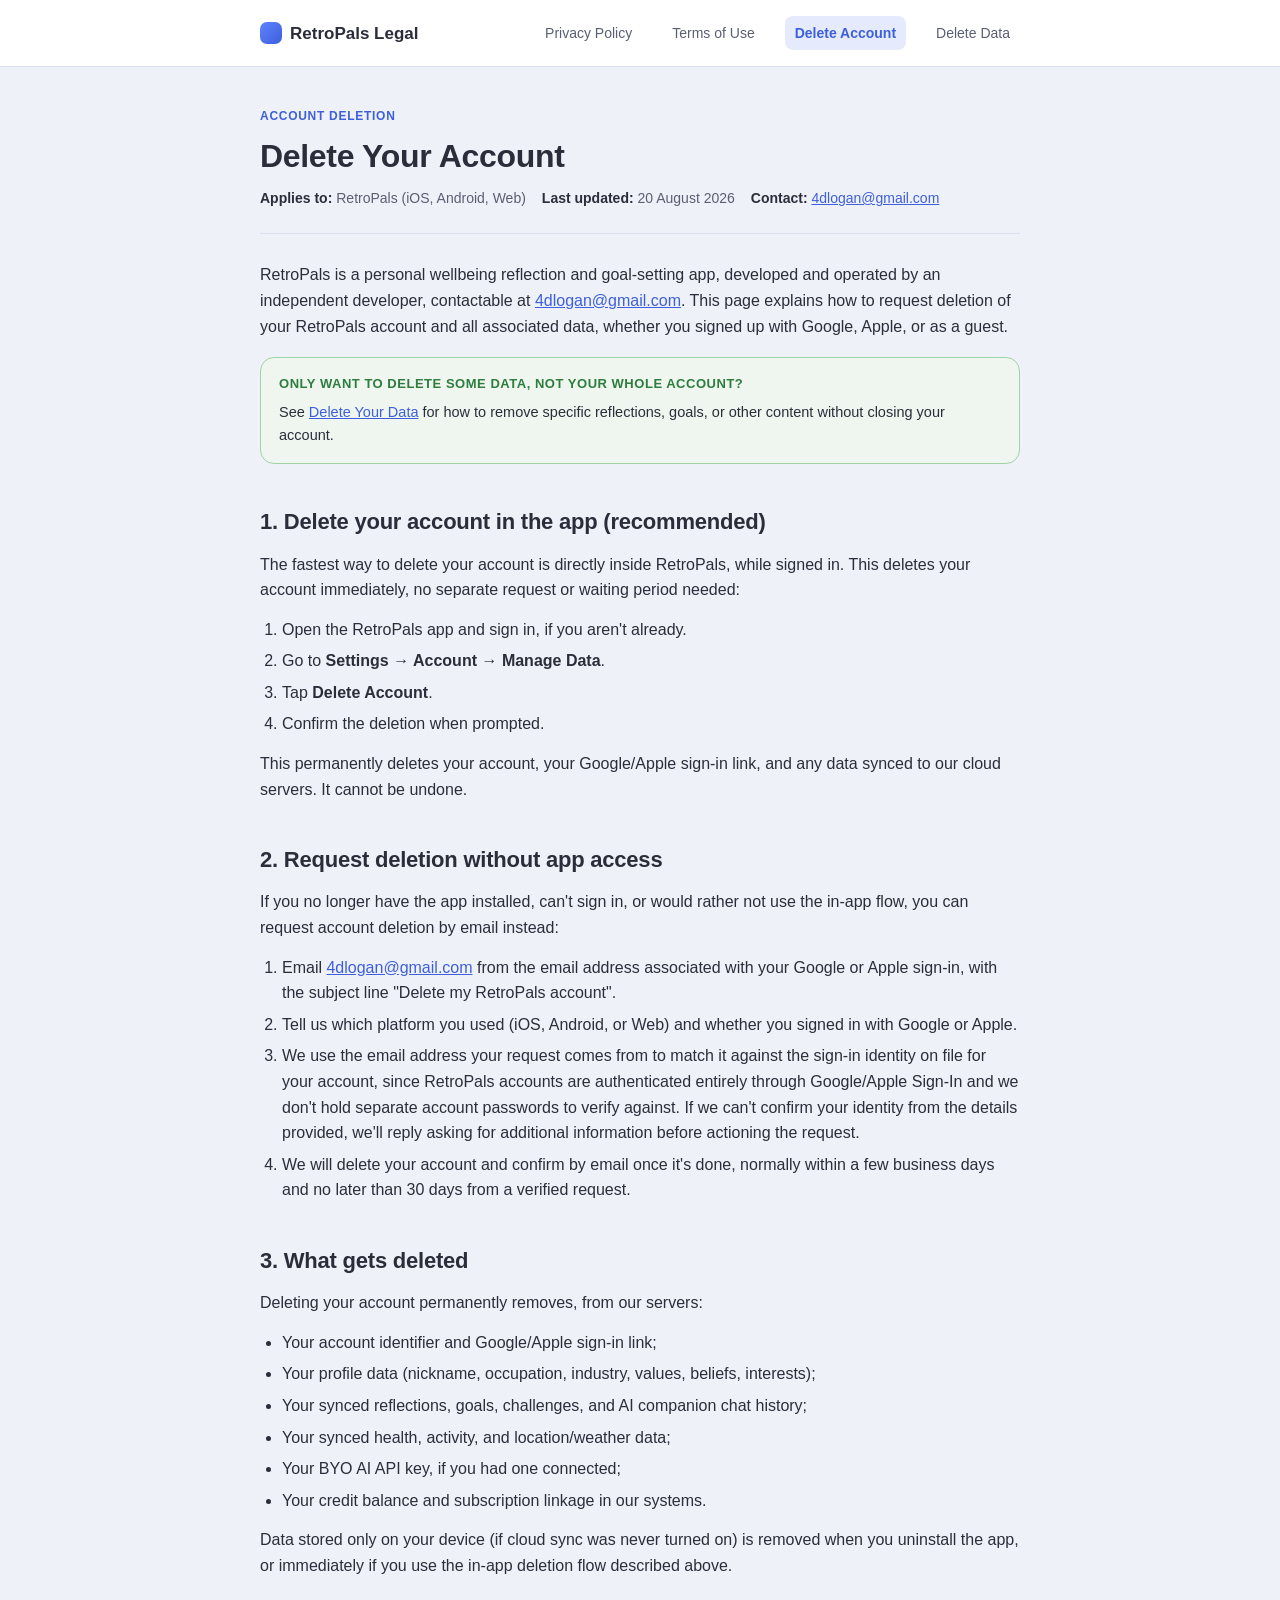
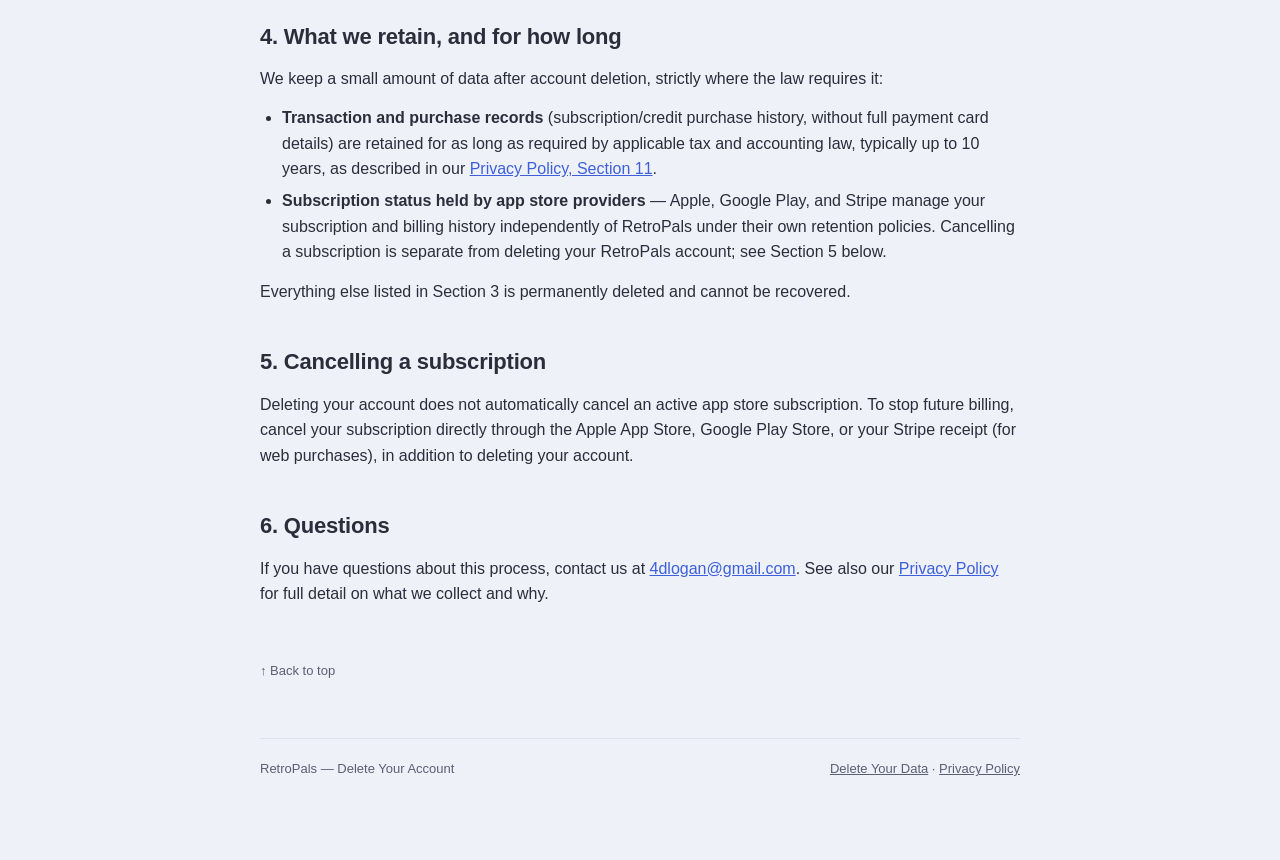
<file: delete-account/index.html>
<!doctype html>
<html lang="en">
<head>
<meta charset="UTF-8">
<meta name="viewport" content="width=device-width, initial-scale=1.0">
<title>Delete Your Account — RetroPals</title>
<meta name="description" content="How to delete your RetroPals account and what happens to your data.">
<link rel="stylesheet" href="../css/style.css">
</head>
<body>

<nav class="site-nav">
  <div class="site-nav-inner">
    <a class="brand" href="../privacy-policy.html"><span class="brand-mark"></span>RetroPals Legal</a>
    <a class="doc-link" href="../privacy-policy.html">Privacy Policy</a>
    <a class="doc-link" href="../terms-and-conditions.html">Terms of Use</a>
    <a class="doc-link active" href="./">Delete Account</a>
    <a class="doc-link" href="../delete-data/">Delete Data</a>
  </div>
</nav>

<main class="page">

  <header class="doc-header">
    <p class="doc-kicker">Account Deletion</p>
    <h1>Delete Your Account</h1>
    <div class="doc-meta">
      <span><strong>Applies to:</strong> RetroPals (iOS, Android, Web)</span>
      <span><strong>Last updated:</strong> 20 August 2026</span>
      <span><strong>Contact:</strong> <a href="mailto:4dlogan@gmail.com">4dlogan@gmail.com</a></span>
    </div>
  </header>

  <p>RetroPals is a personal wellbeing reflection and goal-setting app, developed and operated by an independent
  developer, contactable at <a href="mailto:4dlogan@gmail.com">4dlogan@gmail.com</a>. This page explains how to
  request deletion of your RetroPals account and all associated data, whether you signed up with Google, Apple,
  or as a guest.</p>

  <div class="callout note">
    <span class="callout-title">Only want to delete some data, not your whole account?</span>
    <p>See <a href="../delete-data/">Delete Your Data</a> for how to remove specific reflections, goals, or other
    content without closing your account.</p>
  </div>

  <h2 id="in-app">1. Delete your account in the app (recommended)</h2>
  <p>The fastest way to delete your account is directly inside RetroPals, while signed in. This deletes your
  account immediately, no separate request or waiting period needed:</p>
  <ol>
    <li>Open the RetroPals app and sign in, if you aren't already.</li>
    <li>Go to <strong>Settings → Account → Manage Data</strong>.</li>
    <li>Tap <strong>Delete Account</strong>.</li>
    <li>Confirm the deletion when prompted.</li>
  </ol>
  <p>This permanently deletes your account, your Google/Apple sign-in link, and any data synced to our cloud
  servers. It cannot be undone.</p>

  <h2 id="no-app-access">2. Request deletion without app access</h2>
  <p>If you no longer have the app installed, can't sign in, or would rather not use the in-app flow, you can
  request account deletion by email instead:</p>
  <ol>
    <li>Email <a href="mailto:4dlogan@gmail.com">4dlogan@gmail.com</a> from the email address associated with
    your Google or Apple sign-in, with the subject line "Delete my RetroPals account".</li>
    <li>Tell us which platform you used (iOS, Android, or Web) and whether you signed in with Google or
    Apple.</li>
    <li>We use the email address your request comes from to match it against the sign-in identity on file for
    your account, since RetroPals accounts are authenticated entirely through Google/Apple Sign-In and we don't
    hold separate account passwords to verify against. If we can't confirm your identity from the details
    provided, we'll reply asking for additional information before actioning the request.</li>
    <li>We will delete your account and confirm by email once it's done, normally within a few business days
    and no later than 30 days from a verified request.</li>
  </ol>

  <h2 id="what-is-deleted">3. What gets deleted</h2>
  <p>Deleting your account permanently removes, from our servers:</p>
  <ul>
    <li>Your account identifier and Google/Apple sign-in link;</li>
    <li>Your profile data (nickname, occupation, industry, values, beliefs, interests);</li>
    <li>Your synced reflections, goals, challenges, and AI companion chat history;</li>
    <li>Your synced health, activity, and location/weather data;</li>
    <li>Your BYO AI API key, if you had one connected;</li>
    <li>Your credit balance and subscription linkage in our systems.</li>
  </ul>
  <p>Data stored only on your device (if cloud sync was never turned on) is removed when you uninstall the app,
  or immediately if you use the in-app deletion flow described above.</p>

  <h2 id="what-is-kept">4. What we retain, and for how long</h2>
  <p>We keep a small amount of data after account deletion, strictly where the law requires it:</p>
  <ul>
    <li><strong>Transaction and purchase records</strong> (subscription/credit purchase history, without full
    payment card details) are retained for as long as required by applicable tax and accounting law, typically
    up to 10 years, as described in our <a href="../privacy-policy.html#retention">Privacy Policy, Section
    11</a>.</li>
    <li><strong>Subscription status held by app store providers</strong> — Apple, Google Play, and Stripe
    manage your subscription and billing history independently of RetroPals under their own retention policies.
    Cancelling a subscription is separate from deleting your RetroPals account; see Section 5 below.</li>
  </ul>
  <p>Everything else listed in Section 3 is permanently deleted and cannot be recovered.</p>

  <h2 id="subscriptions">5. Cancelling a subscription</h2>
  <p>Deleting your account does not automatically cancel an active app store subscription. To stop future
  billing, cancel your subscription directly through the Apple App Store, Google Play Store, or your Stripe
  receipt (for web purchases), in addition to deleting your account.</p>

  <h2 id="questions">6. Questions</h2>
  <p>If you have questions about this process, contact us at
  <a href="mailto:4dlogan@gmail.com">4dlogan@gmail.com</a>. See also our
  <a href="../privacy-policy.html">Privacy Policy</a> for full detail on what we collect and why.</p>

  <a class="back-to-top" href="#top">↑ Back to top</a>

  <footer class="doc-footer">
    <span>RetroPals — Delete Your Account</span>
    <span><a href="../delete-data/">Delete Your Data</a> · <a href="../privacy-policy.html">Privacy Policy</a></span>
  </footer>

</main>
</body>
</html>
</file>
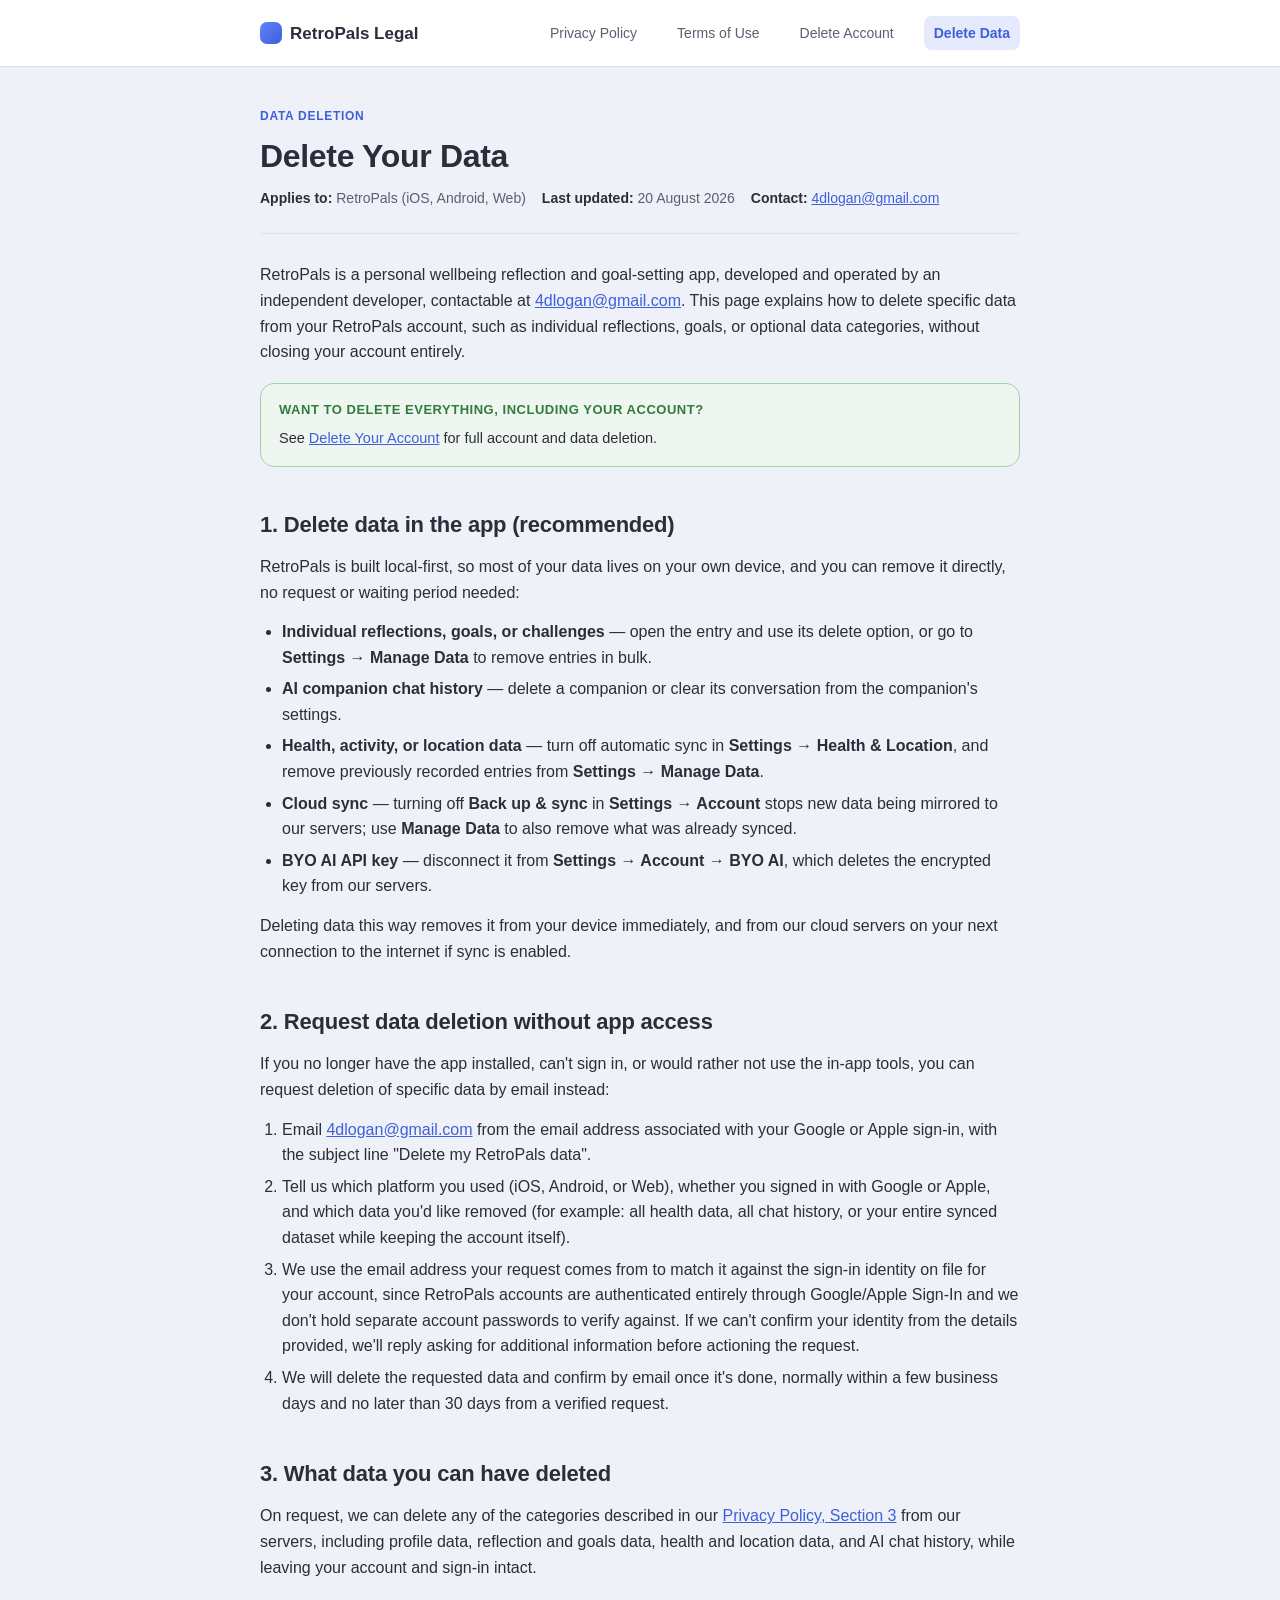
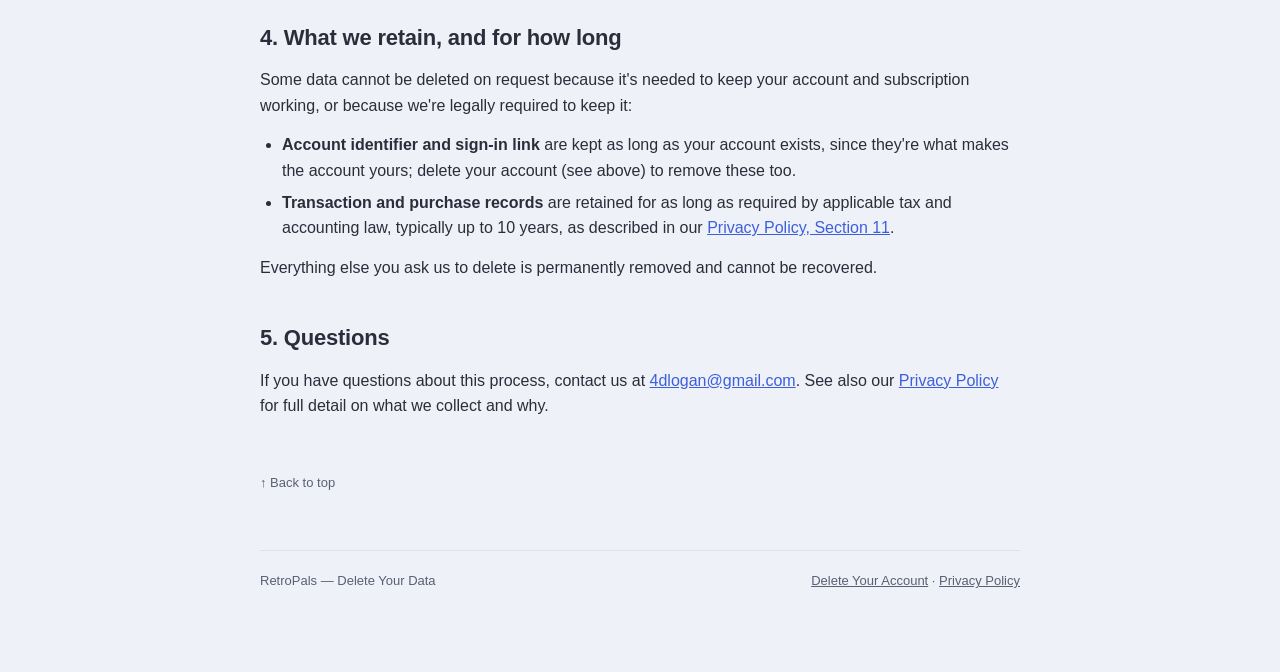
<file: delete-data/index.html>
<!doctype html>
<html lang="en">
<head>
<meta charset="UTF-8">
<meta name="viewport" content="width=device-width, initial-scale=1.0">
<title>Delete Your Data — RetroPals</title>
<meta name="description" content="How to delete some or all of your RetroPals data without deleting your account.">
<link rel="stylesheet" href="../css/style.css">
</head>
<body>

<nav class="site-nav">
  <div class="site-nav-inner">
    <a class="brand" href="../privacy-policy.html"><span class="brand-mark"></span>RetroPals Legal</a>
    <a class="doc-link" href="../privacy-policy.html">Privacy Policy</a>
    <a class="doc-link" href="../terms-and-conditions.html">Terms of Use</a>
    <a class="doc-link" href="../delete-account/">Delete Account</a>
    <a class="doc-link active" href="./">Delete Data</a>
  </div>
</nav>

<main class="page">

  <header class="doc-header">
    <p class="doc-kicker">Data Deletion</p>
    <h1>Delete Your Data</h1>
    <div class="doc-meta">
      <span><strong>Applies to:</strong> RetroPals (iOS, Android, Web)</span>
      <span><strong>Last updated:</strong> 20 August 2026</span>
      <span><strong>Contact:</strong> <a href="mailto:4dlogan@gmail.com">4dlogan@gmail.com</a></span>
    </div>
  </header>

  <p>RetroPals is a personal wellbeing reflection and goal-setting app, developed and operated by an independent
  developer, contactable at <a href="mailto:4dlogan@gmail.com">4dlogan@gmail.com</a>. This page explains how to
  delete specific data from your RetroPals account, such as individual reflections, goals, or optional data
  categories, without closing your account entirely.</p>

  <div class="callout note">
    <span class="callout-title">Want to delete everything, including your account?</span>
    <p>See <a href="../delete-account/">Delete Your Account</a> for full account and data deletion.</p>
  </div>

  <h2 id="in-app">1. Delete data in the app (recommended)</h2>
  <p>RetroPals is built local-first, so most of your data lives on your own device, and you can remove it
  directly, no request or waiting period needed:</p>
  <ul>
    <li><strong>Individual reflections, goals, or challenges</strong> — open the entry and use its delete
    option, or go to <strong>Settings → Manage Data</strong> to remove entries in bulk.</li>
    <li><strong>AI companion chat history</strong> — delete a companion or clear its conversation from the
    companion's settings.</li>
    <li><strong>Health, activity, or location data</strong> — turn off automatic sync in
    <strong>Settings → Health &amp; Location</strong>, and remove previously recorded entries from
    <strong>Settings → Manage Data</strong>.</li>
    <li><strong>Cloud sync</strong> — turning off <strong>Back up &amp; sync</strong> in
    <strong>Settings → Account</strong> stops new data being mirrored to our servers; use
    <strong>Manage Data</strong> to also remove what was already synced.</li>
    <li><strong>BYO AI API key</strong> — disconnect it from <strong>Settings → Account → BYO AI</strong>, which
    deletes the encrypted key from our servers.</li>
  </ul>
  <p>Deleting data this way removes it from your device immediately, and from our cloud servers on your next
  connection to the internet if sync is enabled.</p>

  <h2 id="no-app-access">2. Request data deletion without app access</h2>
  <p>If you no longer have the app installed, can't sign in, or would rather not use the in-app tools, you can
  request deletion of specific data by email instead:</p>
  <ol>
    <li>Email <a href="mailto:4dlogan@gmail.com">4dlogan@gmail.com</a> from the email address associated with
    your Google or Apple sign-in, with the subject line "Delete my RetroPals data".</li>
    <li>Tell us which platform you used (iOS, Android, or Web), whether you signed in with Google or Apple, and
    which data you'd like removed (for example: all health data, all chat history, or your entire synced
    dataset while keeping the account itself).</li>
    <li>We use the email address your request comes from to match it against the sign-in identity on file for
    your account, since RetroPals accounts are authenticated entirely through Google/Apple Sign-In and we don't
    hold separate account passwords to verify against. If we can't confirm your identity from the details
    provided, we'll reply asking for additional information before actioning the request.</li>
    <li>We will delete the requested data and confirm by email once it's done, normally within a few business
    days and no later than 30 days from a verified request.</li>
  </ol>

  <h2 id="what-can-be-deleted">3. What data you can have deleted</h2>
  <p>On request, we can delete any of the categories described in our
  <a href="../privacy-policy.html#data-we-collect">Privacy Policy, Section 3</a> from our servers, including
  profile data, reflection and goals data, health and location data, and AI chat history, while leaving your
  account and sign-in intact.</p>

  <h2 id="what-is-kept">4. What we retain, and for how long</h2>
  <p>Some data cannot be deleted on request because it's needed to keep your account and subscription working,
  or because we're legally required to keep it:</p>
  <ul>
    <li><strong>Account identifier and sign-in link</strong> are kept as long as your account exists, since
    they're what makes the account yours; delete your account (see above) to remove these too.</li>
    <li><strong>Transaction and purchase records</strong> are retained for as long as required by applicable tax
    and accounting law, typically up to 10 years, as described in our
    <a href="../privacy-policy.html#retention">Privacy Policy, Section 11</a>.</li>
  </ul>
  <p>Everything else you ask us to delete is permanently removed and cannot be recovered.</p>

  <h2 id="questions">5. Questions</h2>
  <p>If you have questions about this process, contact us at
  <a href="mailto:4dlogan@gmail.com">4dlogan@gmail.com</a>. See also our
  <a href="../privacy-policy.html">Privacy Policy</a> for full detail on what we collect and why.</p>

  <a class="back-to-top" href="#top">↑ Back to top</a>

  <footer class="doc-footer">
    <span>RetroPals — Delete Your Data</span>
    <span><a href="../delete-account/">Delete Your Account</a> · <a href="../privacy-policy.html">Privacy Policy</a></span>
  </footer>

</main>
</body>
</html>
</file>
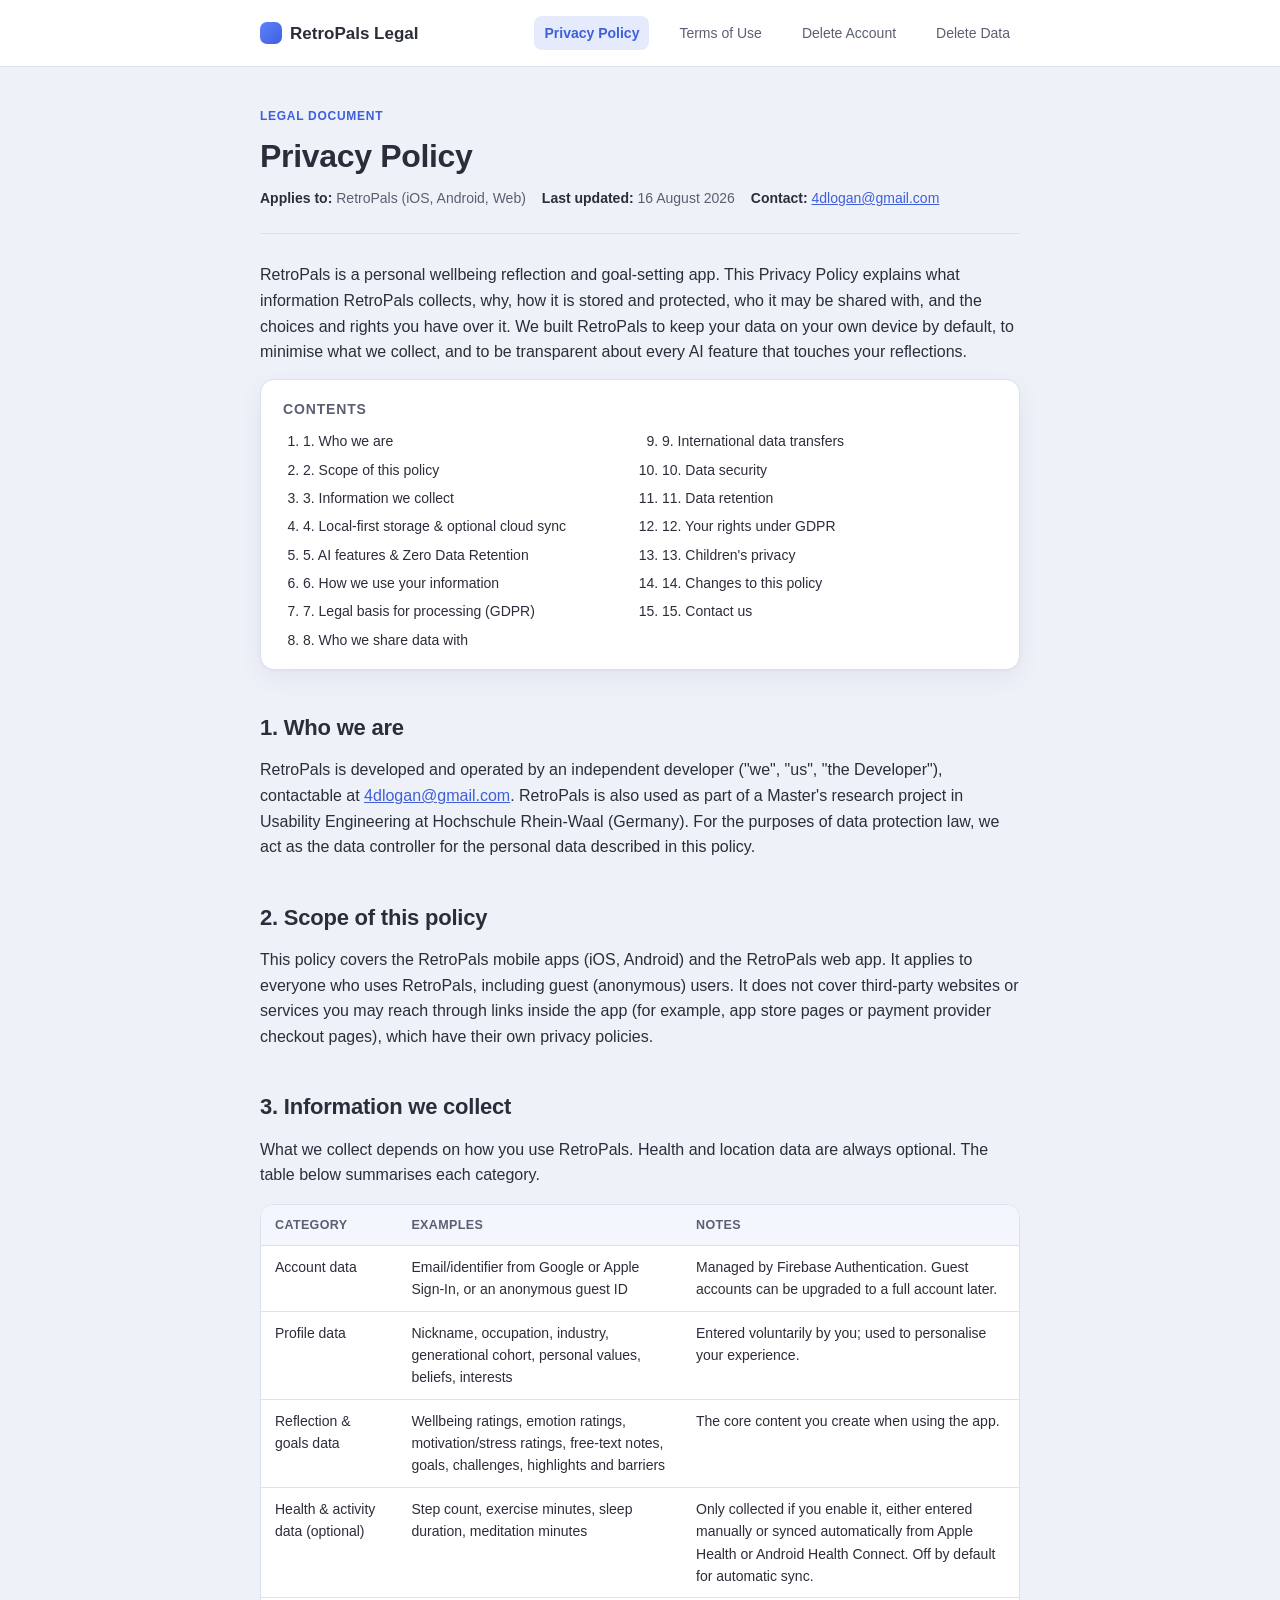
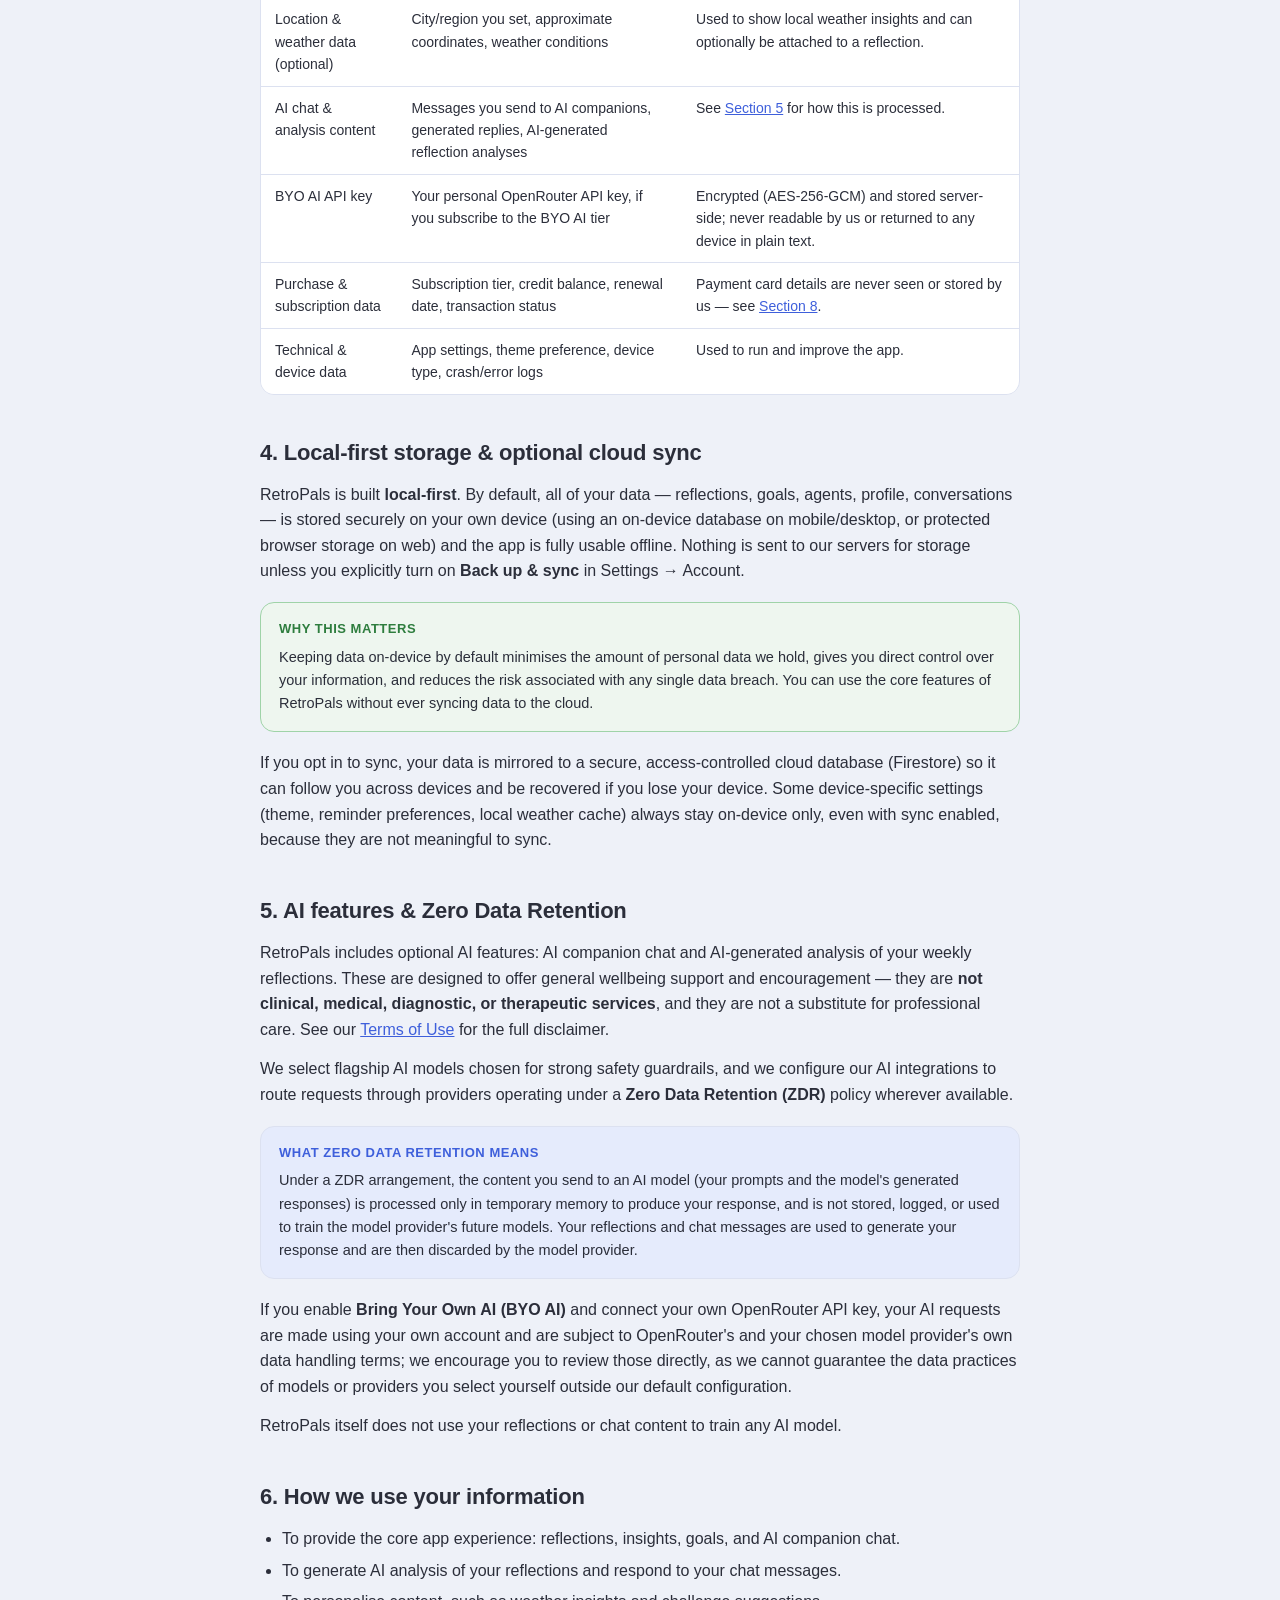
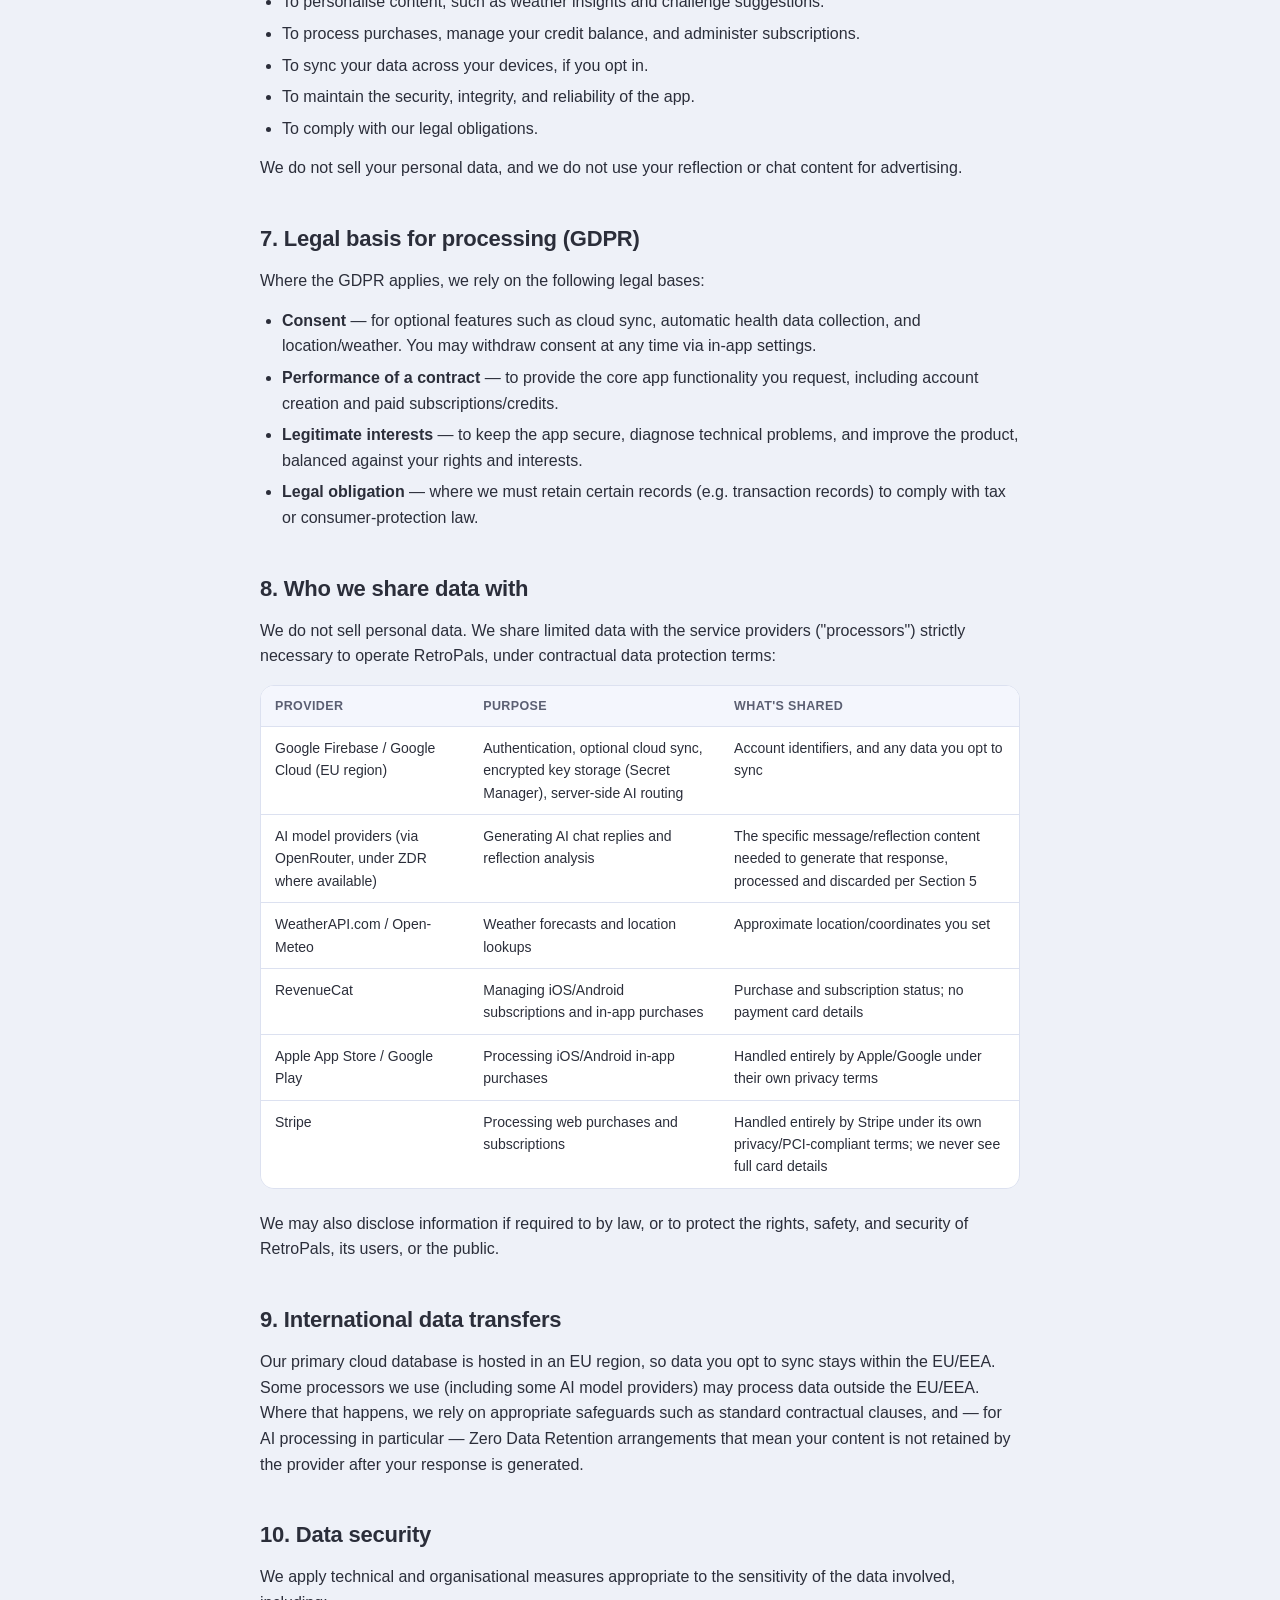
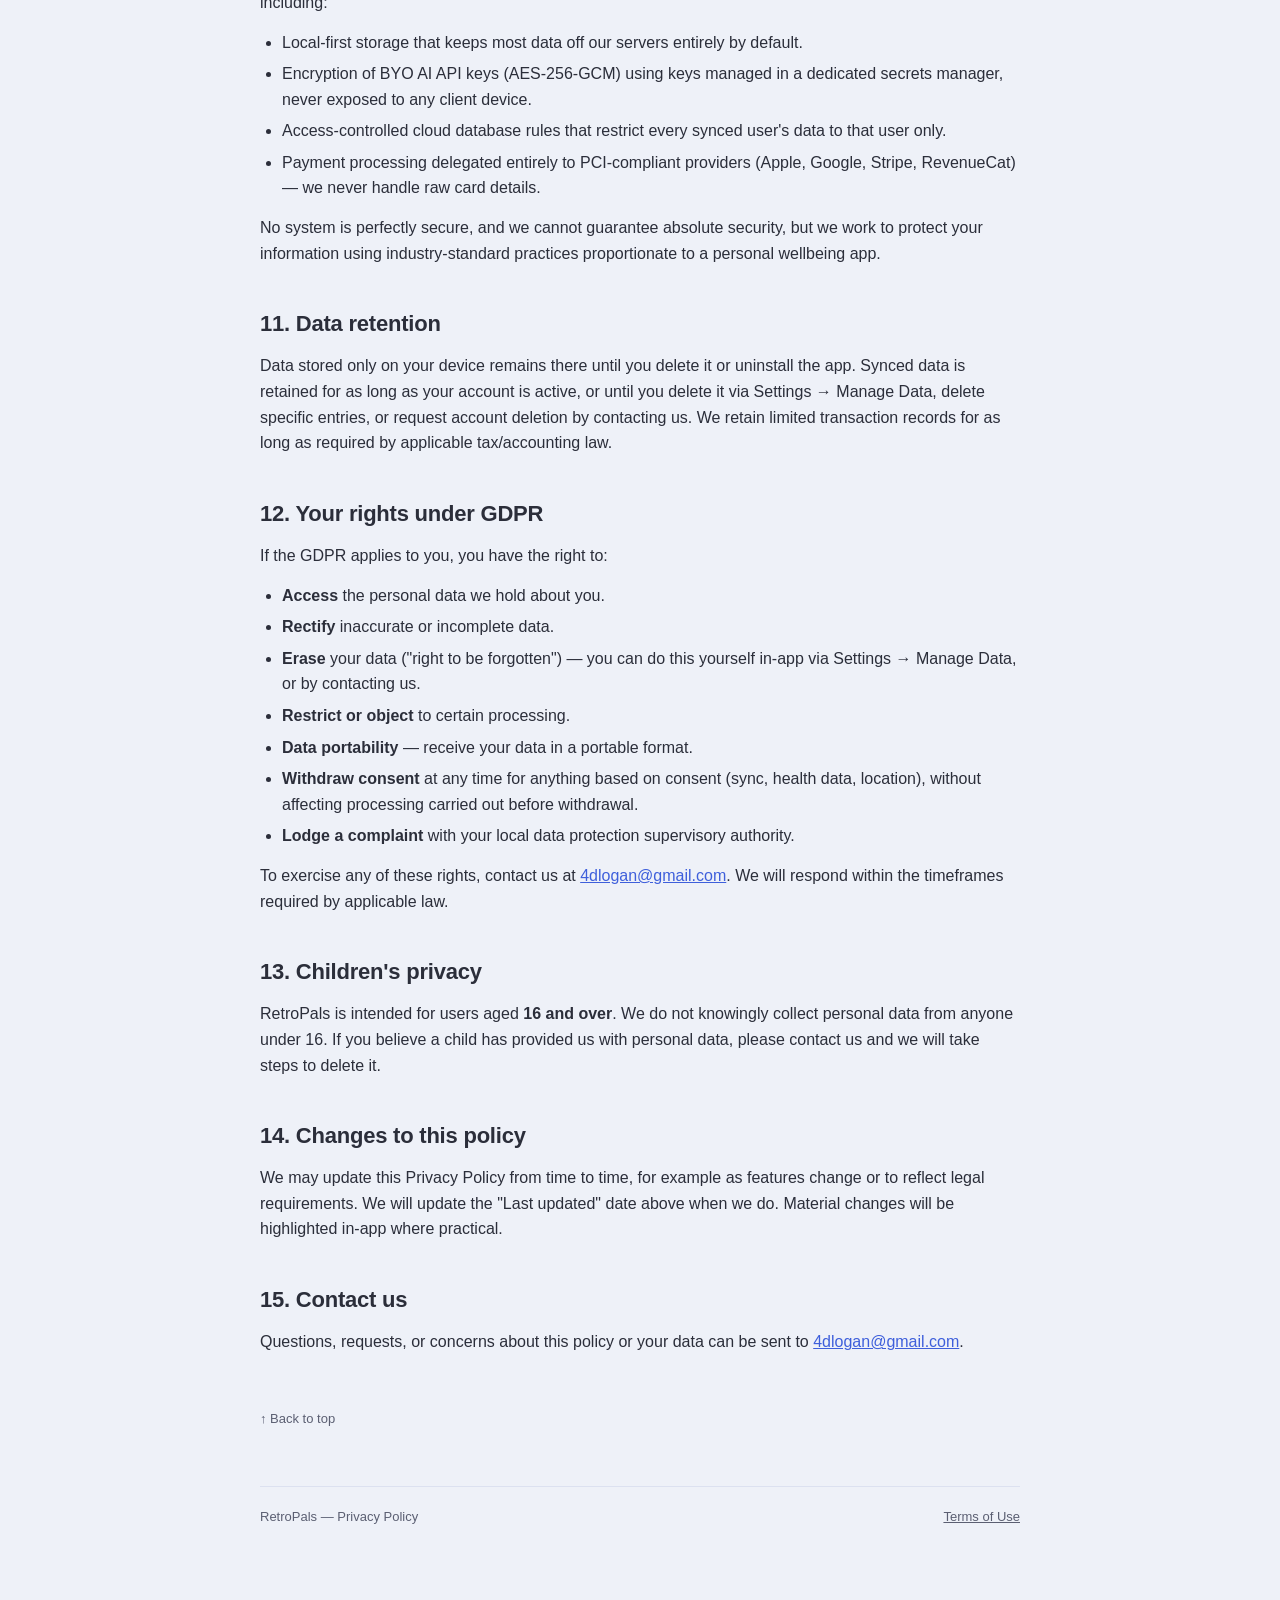
<file: privacy-policy.html>
<!doctype html>
<html lang="en">
<head>
<meta charset="UTF-8">
<meta name="viewport" content="width=device-width, initial-scale=1.0">
<title>Privacy Policy — RetroPals</title>
<meta name="description" content="Privacy Policy for the RetroPals wellbeing reflection app.">
<link rel="stylesheet" href="css/style.css">
</head>
<body>

<nav class="site-nav">
  <div class="site-nav-inner">
    <a class="brand" href="privacy-policy.html"><span class="brand-mark"></span>RetroPals Legal</a>
    <a class="doc-link active" href="privacy-policy.html">Privacy Policy</a>
    <a class="doc-link" href="terms-and-conditions.html">Terms of Use</a>
    <a class="doc-link" href="delete-account/">Delete Account</a>
    <a class="doc-link" href="delete-data/">Delete Data</a>
  </div>
</nav>

<main class="page">

  <header class="doc-header">
    <p class="doc-kicker">Legal Document</p>
    <h1>Privacy Policy</h1>
    <div class="doc-meta">
      <span><strong>Applies to:</strong> RetroPals (iOS, Android, Web)</span>
      <span><strong>Last updated:</strong> 16 August 2026</span>
      <span><strong>Contact:</strong> <a href="mailto:4dlogan@gmail.com">4dlogan@gmail.com</a></span>
    </div>
  </header>

  <p>RetroPals is a personal wellbeing reflection and goal-setting app. This Privacy Policy explains what
  information RetroPals collects, why, how it is stored and protected, who it may be shared with, and the
  choices and rights you have over it. We built RetroPals to keep your data on your own device by default, to minimise what we collect,
  and to be transparent about every AI feature that touches your reflections.</p>

  <nav class="toc" aria-label="Table of contents">
    <h2>Contents</h2>
    <ol>
      <li><a href="#who-we-are">1. Who we are</a></li>
      <li><a href="#scope">2. Scope of this policy</a></li>
      <li><a href="#data-we-collect">3. Information we collect</a></li>
      <li><a href="#local-first">4. Local-first storage &amp; optional cloud sync</a></li>
      <li><a href="#ai-zdr">5. AI features &amp; Zero Data Retention</a></li>
      <li><a href="#how-we-use">6. How we use your information</a></li>
      <li><a href="#legal-basis">7. Legal basis for processing (GDPR)</a></li>
      <li><a href="#sharing">8. Who we share data with</a></li>
      <li><a href="#transfers">9. International data transfers</a></li>
      <li><a href="#security">10. Data security</a></li>
      <li><a href="#retention">11. Data retention</a></li>
      <li><a href="#rights">12. Your rights under GDPR</a></li>
      <li><a href="#children">13. Children's privacy</a></li>
      <li><a href="#changes">14. Changes to this policy</a></li>
      <li><a href="#contact">15. Contact us</a></li>
    </ol>
  </nav>

  <h2 id="who-we-are">1. Who we are</h2>
  <p>RetroPals is developed and operated by an independent developer ("we", "us", "the Developer"),
  contactable at <a href="mailto:4dlogan@gmail.com">4dlogan@gmail.com</a>. RetroPals is also used as part of
  a Master's research project in Usability Engineering at Hochschule Rhein-Waal (Germany). For the purposes of data protection
  law, we act as the data controller for the personal data described in this policy.</p>

  <h2 id="scope">2. Scope of this policy</h2>
  <p>This policy covers the RetroPals mobile apps (iOS, Android) and the RetroPals web app. It applies to
  everyone who uses RetroPals, including guest (anonymous) users. It does not cover third-party websites or
  services you may reach through links inside the app (for example, app store pages or payment provider
  checkout pages), which have their own privacy policies.</p>

  <h2 id="data-we-collect">3. Information we collect</h2>
  <p>What we collect depends on how you use RetroPals. Health and location data are always optional. The
  table below summarises each category.</p>

  <div class="table-wrap">
    <table>
      <thead>
        <tr><th>Category</th><th>Examples</th><th>Notes</th></tr>
      </thead>
      <tbody>
        <tr>
          <td>Account data</td>
          <td>Email/identifier from Google or Apple Sign-In, or an anonymous guest ID</td>
          <td>Managed by Firebase Authentication. Guest accounts can be upgraded to a full account later.</td>
        </tr>
        <tr>
          <td>Profile data</td>
          <td>Nickname, occupation, industry, generational cohort, personal values, beliefs, interests</td>
          <td>Entered voluntarily by you; used to personalise your experience.</td>
        </tr>
        <tr>
          <td>Reflection &amp; goals data</td>
          <td>Wellbeing ratings, emotion ratings, motivation/stress ratings, free-text notes, goals, challenges,
          highlights and barriers</td>
          <td>The core content you create when using the app.</td>
        </tr>
        <tr>
          <td>Health &amp; activity data (optional)</td>
          <td>Step count, exercise minutes, sleep duration, meditation minutes</td>
          <td>Only collected if you enable it, either entered manually or synced automatically from Apple Health
          or Android Health Connect. Off by default for automatic sync.</td>
        </tr>
        <tr>
          <td>Location &amp; weather data (optional)</td>
          <td>City/region you set, approximate coordinates, weather conditions</td>
          <td>Used to show local weather insights and can optionally be attached to a reflection.</td>
        </tr>
        <tr>
          <td>AI chat &amp; analysis content</td>
          <td>Messages you send to AI companions, generated replies, AI-generated reflection analyses</td>
          <td>See <a href="#ai-zdr">Section 5</a> for how this is processed.</td>
        </tr>
        <tr>
          <td>BYO AI API key</td>
          <td>Your personal OpenRouter API key, if you subscribe to the BYO AI tier</td>
          <td>Encrypted (AES-256-GCM) and stored server-side; never readable by us or returned to any device in
          plain text.</td>
        </tr>
        <tr>
          <td>Purchase &amp; subscription data</td>
          <td>Subscription tier, credit balance, renewal date, transaction status</td>
          <td>Payment card details are never seen or stored by us — see <a href="#sharing">Section 8</a>.</td>
        </tr>
        <tr>
          <td>Technical &amp; device data</td>
          <td>App settings, theme preference, device type, crash/error logs</td>
          <td>Used to run and improve the app.</td>
        </tr>
      </tbody>
    </table>
  </div>

  <h2 id="local-first">4. Local-first storage &amp; optional cloud sync</h2>
  <p>RetroPals is built <strong>local-first</strong>. By default, all of your data — reflections, goals,
  agents, profile, conversations — is stored securely on your own device (using an on-device database on
  mobile/desktop, or protected browser storage on web) and the app is fully usable offline. Nothing is sent to
  our servers for storage unless you explicitly turn on <strong>Back up &amp; sync</strong> in
  Settings → Account.</p>
  <div class="callout note">
    <span class="callout-title">Why this matters</span>
    <p>Keeping data on-device by default minimises the amount of personal data we hold, gives you direct
    control over your information, and reduces the risk associated with any single data breach. You can use
    the core features of RetroPals without ever syncing data to the cloud.</p>
  </div>
  <p>If you opt in to sync, your data is mirrored to a secure, access-controlled cloud database
  (Firestore) so it can follow you across devices and be recovered if you lose your device. Some
  device-specific settings (theme, reminder preferences, local weather cache) always stay on-device only,
  even with sync enabled, because they are not meaningful to sync.</p>

  <h2 id="ai-zdr">5. AI features &amp; Zero Data Retention</h2>
  <p>RetroPals includes optional AI features: AI companion chat and AI-generated analysis of your weekly
  reflections. These are designed to offer general wellbeing support and encouragement — they are
  <strong>not clinical, medical, diagnostic, or therapeutic services</strong>, and they are not a substitute
  for professional care. See our <a href="terms-and-conditions.html#ai-disclaimer">Terms of Use</a> for the
  full disclaimer.</p>
  <p>We select flagship AI models chosen for strong safety guardrails, and we configure our AI integrations to
  route requests through providers operating under a <strong>Zero Data Retention (ZDR)</strong> policy
  wherever available.</p>
  <div class="callout info">
    <span class="callout-title">What Zero Data Retention means</span>
    <p>Under a ZDR arrangement, the content you send to an AI model (your prompts and the model's generated
    responses) is processed only in temporary memory to produce your response, and is not stored, logged, or
    used to train the model provider's future models. Your reflections and chat messages are used to generate
    your response and are then discarded by the model provider.</p>
  </div>
  <p>If you enable <strong>Bring Your Own AI (BYO AI)</strong> and connect your own OpenRouter API key, your
  AI requests are made using your own account and are subject to OpenRouter's and your chosen model
  provider's own data handling terms; we encourage you to review those directly, as we cannot guarantee the
  data practices of models or providers you select yourself outside our default configuration.</p>
  <p>RetroPals itself does not use your reflections or chat content to train any AI model.</p>

  <h2 id="how-we-use">6. How we use your information</h2>
  <ul>
    <li>To provide the core app experience: reflections, insights, goals, and AI companion chat.</li>
    <li>To generate AI analysis of your reflections and respond to your chat messages.</li>
    <li>To personalise content, such as weather insights and challenge suggestions.</li>
    <li>To process purchases, manage your credit balance, and administer subscriptions.</li>
    <li>To sync your data across your devices, if you opt in.</li>
    <li>To maintain the security, integrity, and reliability of the app.</li>
    <li>To comply with our legal obligations.</li>
  </ul>
  <p>We do not sell your personal data, and we do not use your reflection or chat content for advertising.</p>

  <h2 id="legal-basis">7. Legal basis for processing (GDPR)</h2>
  <p>Where the GDPR applies, we rely on the following legal bases:</p>
  <ul>
    <li><strong>Consent</strong> — for optional features such as cloud sync, automatic health data collection,
    and location/weather. You may withdraw consent at any time via in-app settings.</li>
    <li><strong>Performance of a contract</strong> — to provide the core app functionality you request,
    including account creation and paid subscriptions/credits.</li>
    <li><strong>Legitimate interests</strong> — to keep the app secure, diagnose technical problems, and
    improve the product, balanced against your rights and interests.</li>
    <li><strong>Legal obligation</strong> — where we must retain certain records (e.g. transaction records)
    to comply with tax or consumer-protection law.</li>
  </ul>

  <h2 id="sharing">8. Who we share data with</h2>
  <p>We do not sell personal data. We share limited data with the service providers ("processors") strictly
  necessary to operate RetroPals, under contractual data protection terms:</p>
  <div class="table-wrap">
    <table>
      <thead>
        <tr><th>Provider</th><th>Purpose</th><th>What's shared</th></tr>
      </thead>
      <tbody>
        <tr>
          <td>Google Firebase / Google Cloud (EU region)</td>
          <td>Authentication, optional cloud sync, encrypted key storage (Secret Manager), server-side AI
          routing</td>
          <td>Account identifiers, and any data you opt to sync</td>
        </tr>
        <tr>
          <td>AI model providers (via OpenRouter, under ZDR where available)</td>
          <td>Generating AI chat replies and reflection analysis</td>
          <td>The specific message/reflection content needed to generate that response, processed and
          discarded per Section 5</td>
        </tr>
        <tr>
          <td>WeatherAPI.com / Open-Meteo</td>
          <td>Weather forecasts and location lookups</td>
          <td>Approximate location/coordinates you set</td>
        </tr>
        <tr>
          <td>RevenueCat</td>
          <td>Managing iOS/Android subscriptions and in-app purchases</td>
          <td>Purchase and subscription status; no payment card details</td>
        </tr>
        <tr>
          <td>Apple App Store / Google Play</td>
          <td>Processing iOS/Android in-app purchases</td>
          <td>Handled entirely by Apple/Google under their own privacy terms</td>
        </tr>
        <tr>
          <td>Stripe</td>
          <td>Processing web purchases and subscriptions</td>
          <td>Handled entirely by Stripe under its own privacy/PCI-compliant terms; we never see full card
          details</td>
        </tr>
      </tbody>
    </table>
  </div>
  <p>We may also disclose information if required to by law, or to protect the rights, safety, and security of
  RetroPals, its users, or the public.</p>

  <h2 id="transfers">9. International data transfers</h2>
  <p>Our primary cloud database is hosted in an EU region, so data you opt to sync stays within the EU/EEA.
  Some processors we use (including some AI model providers) may process data outside the EU/EEA. Where that
  happens, we rely on appropriate safeguards such as standard contractual clauses, and — for AI processing in
  particular — Zero Data Retention arrangements that mean your content is not retained by the provider after
  your response is generated.</p>

  <h2 id="security">10. Data security</h2>
  <p>We apply technical and organisational measures appropriate to the sensitivity of the data involved,
  including:</p>
  <ul>
    <li>Local-first storage that keeps most data off our servers entirely by default.</li>
    <li>Encryption of BYO AI API keys (AES-256-GCM) using keys managed in a dedicated secrets manager, never
    exposed to any client device.</li>
    <li>Access-controlled cloud database rules that restrict every synced user's data to that user only.</li>
    <li>Payment processing delegated entirely to PCI-compliant providers (Apple, Google, Stripe, RevenueCat) —
    we never handle raw card details.</li>
  </ul>
  <p>No system is perfectly secure, and we cannot guarantee absolute security, but we work to protect your
  information using industry-standard practices proportionate to a personal wellbeing app.</p>

  <h2 id="retention">11. Data retention</h2>
  <p>Data stored only on your device remains there until you delete it or uninstall the app. Synced data is
  retained for as long as your account is active, or until you delete it via Settings → Manage Data, delete
  specific entries, or request account deletion by contacting us. We retain limited transaction
  records for as long as required by applicable tax/accounting law.</p>

  <h2 id="rights">12. Your rights under GDPR</h2>
  <p>If the GDPR applies to you, you have the right to:</p>
  <ul>
    <li><strong>Access</strong> the personal data we hold about you.</li>
    <li><strong>Rectify</strong> inaccurate or incomplete data.</li>
    <li><strong>Erase</strong> your data ("right to be forgotten") — you can do this yourself in-app via
    Settings → Manage Data, or by contacting us.</li>
    <li><strong>Restrict or object</strong> to certain processing.</li>
    <li><strong>Data portability</strong> — receive your data in a portable format.</li>
    <li><strong>Withdraw consent</strong> at any time for anything based on consent (sync, health data,
    location), without affecting processing carried out before withdrawal.</li>
    <li><strong>Lodge a complaint</strong> with your local data protection supervisory authority.</li>
  </ul>
  <p>To exercise any of these rights, contact us at <a href="mailto:4dlogan@gmail.com">4dlogan@gmail.com</a>.
  We will respond within the timeframes required by applicable law.</p>

  <h2 id="children">13. Children's privacy</h2>
  <p>RetroPals is intended for users aged <strong>16 and over</strong>. We do not knowingly collect personal
  data from anyone under 16. If you believe a child has provided us with personal data, please contact us and
  we will take steps to delete it.</p>

  <h2 id="changes">14. Changes to this policy</h2>
  <p>We may update this Privacy Policy from time to time, for example as features change or to reflect legal
  requirements. We will update the "Last updated" date above when we do. Material changes will be highlighted
  in-app where practical.</p>

  <h2 id="contact">15. Contact us</h2>
  <p>Questions, requests, or concerns about this policy or your data can be sent to
  <a href="mailto:4dlogan@gmail.com">4dlogan@gmail.com</a>.</p>

  <a class="back-to-top" href="#top">↑ Back to top</a>

  <footer class="doc-footer">
    <span>RetroPals — Privacy Policy</span>
    <span><a href="terms-and-conditions.html">Terms of Use</a></span>
  </footer>

</main>
</body>
</html>
</file>
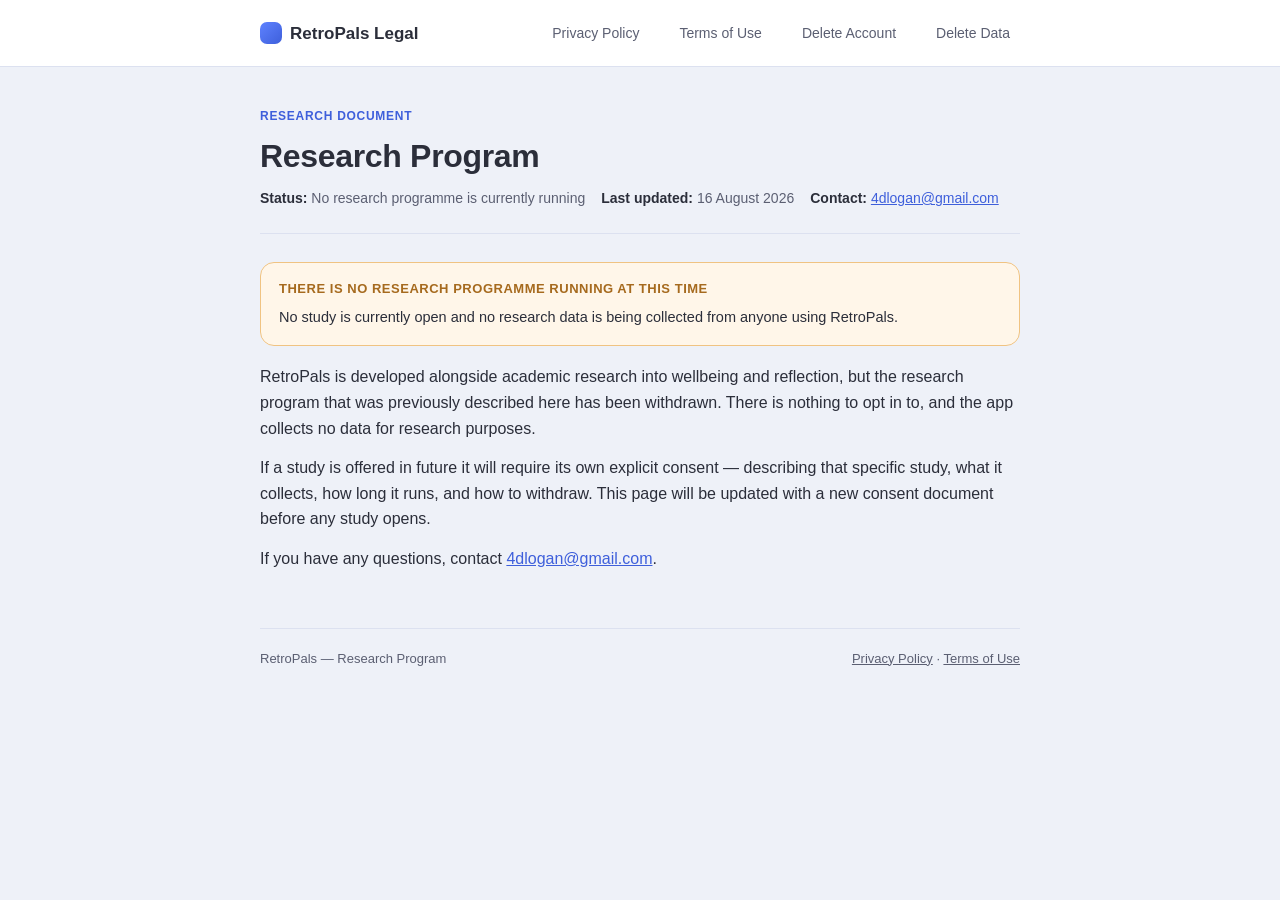
<file: research-program.html>
<!doctype html>
<html lang="en">
<head>
<meta charset="UTF-8">
<meta name="viewport" content="width=device-width, initial-scale=1.0">
<title>Research Program — RetroPals</title>
<meta name="description" content="There is no RetroPals research programme running at this time.">
<link rel="stylesheet" href="css/style.css">
</head>
<body>

<nav class="site-nav">
  <div class="site-nav-inner">
    <a class="brand" href="privacy-policy.html"><span class="brand-mark"></span>RetroPals Legal</a>
    <a class="doc-link" href="privacy-policy.html">Privacy Policy</a>
    <a class="doc-link" href="terms-and-conditions.html">Terms of Use</a>
    <a class="doc-link" href="delete-account/">Delete Account</a>
    <a class="doc-link" href="delete-data/">Delete Data</a>
  </div>
</nav>

<main class="page">

  <header class="doc-header">
    <p class="doc-kicker">Research Document</p>
    <h1>Research Program</h1>
    <div class="doc-meta">
      <span><strong>Status:</strong> No research programme is currently running</span>
      <span><strong>Last updated:</strong> 16 August 2026</span>
      <span><strong>Contact:</strong> <a href="mailto:4dlogan@gmail.com">4dlogan@gmail.com</a></span>
    </div>
  </header>

  <div class="callout warn">
    <span class="callout-title">There is no research programme running at this time</span>
    <p>No study is currently open and no research data is being collected from anyone using RetroPals.</p>
  </div>

  <p>RetroPals is developed alongside academic research into wellbeing and reflection, but the research
  program that was previously described here has been withdrawn. There is nothing to opt in to, and the app
  collects no data for research purposes.</p>

  <p>If a study is offered in future it will require its own explicit consent — describing that specific
  study, what it collects, how long it runs, and how to withdraw. This page will be updated with a new
  consent document before any study opens.</p>

  <p>If you have any questions, contact <a href="mailto:4dlogan@gmail.com">4dlogan@gmail.com</a>.</p>

  <footer class="doc-footer">
    <span>RetroPals — Research Program</span>
    <span><a href="privacy-policy.html">Privacy Policy</a> · <a href="terms-and-conditions.html">Terms of Use</a></span>
  </footer>

</main>
</body>
</html>
</file>
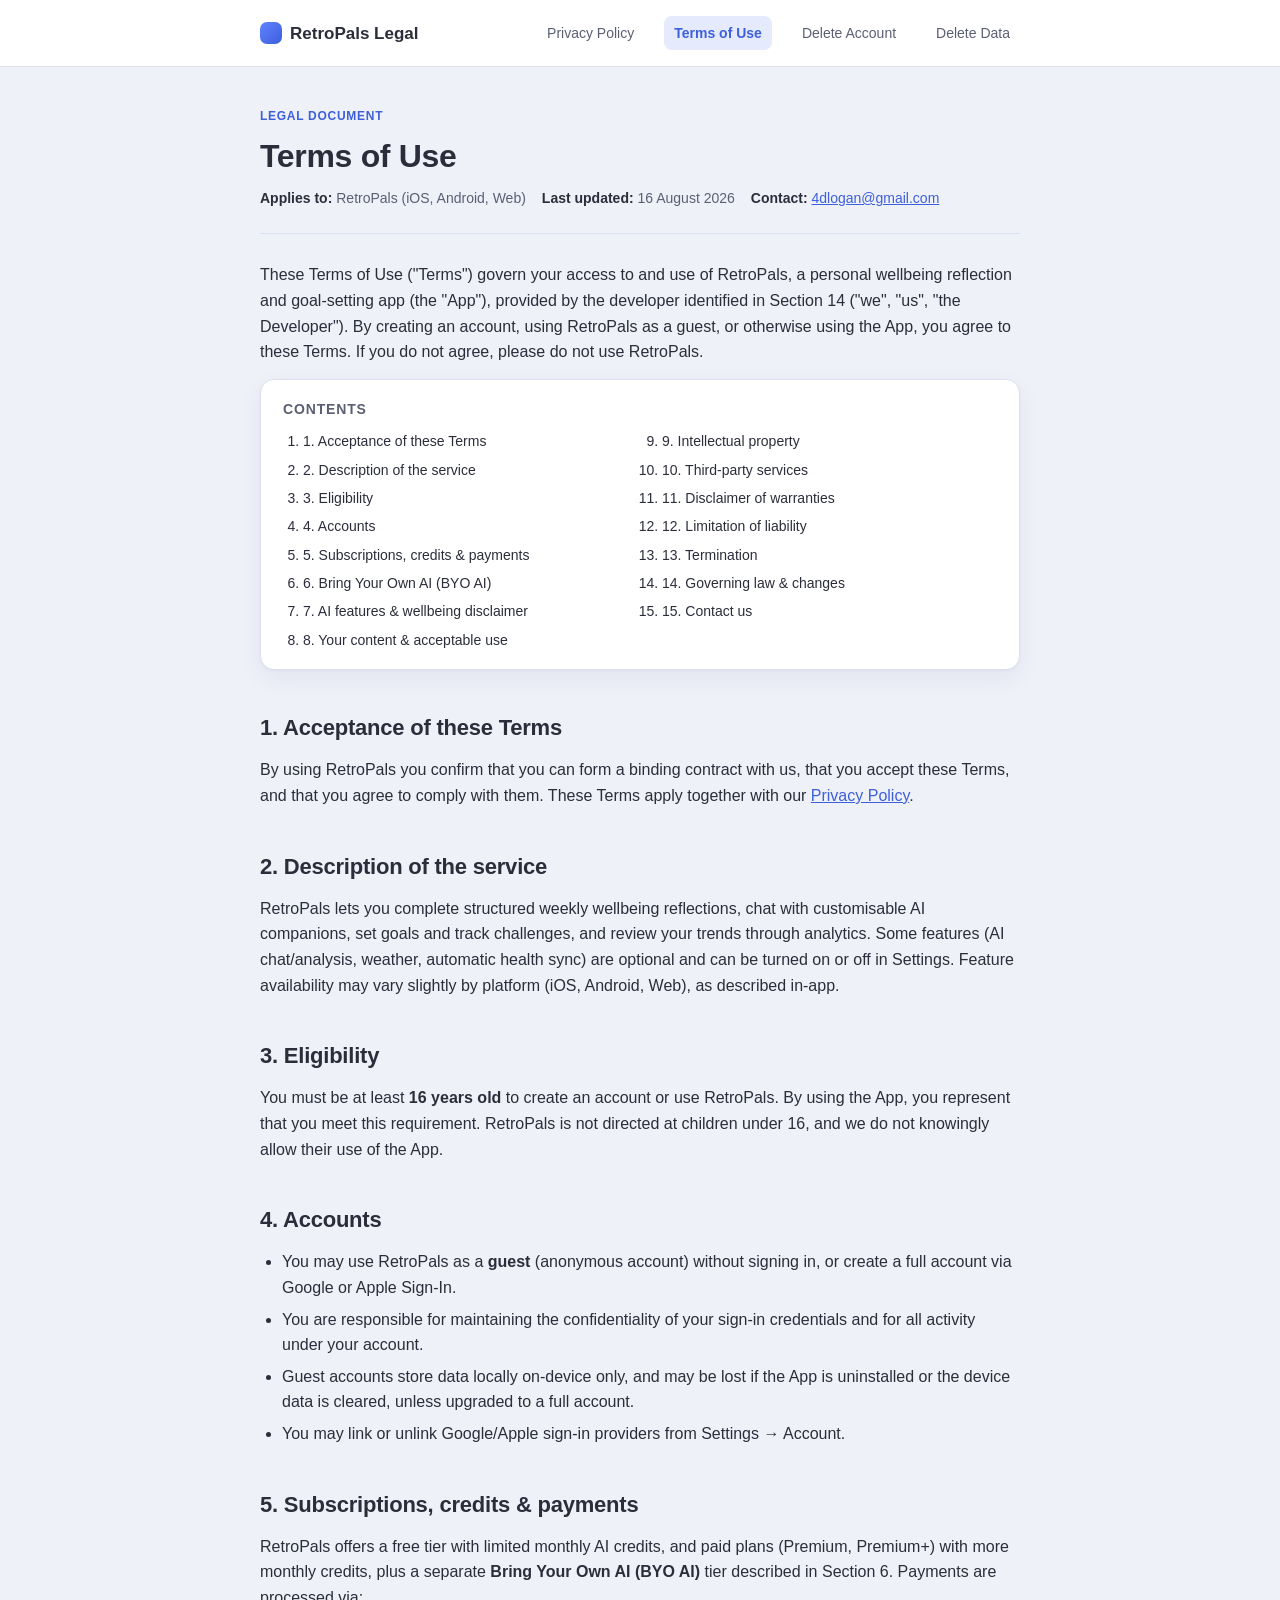
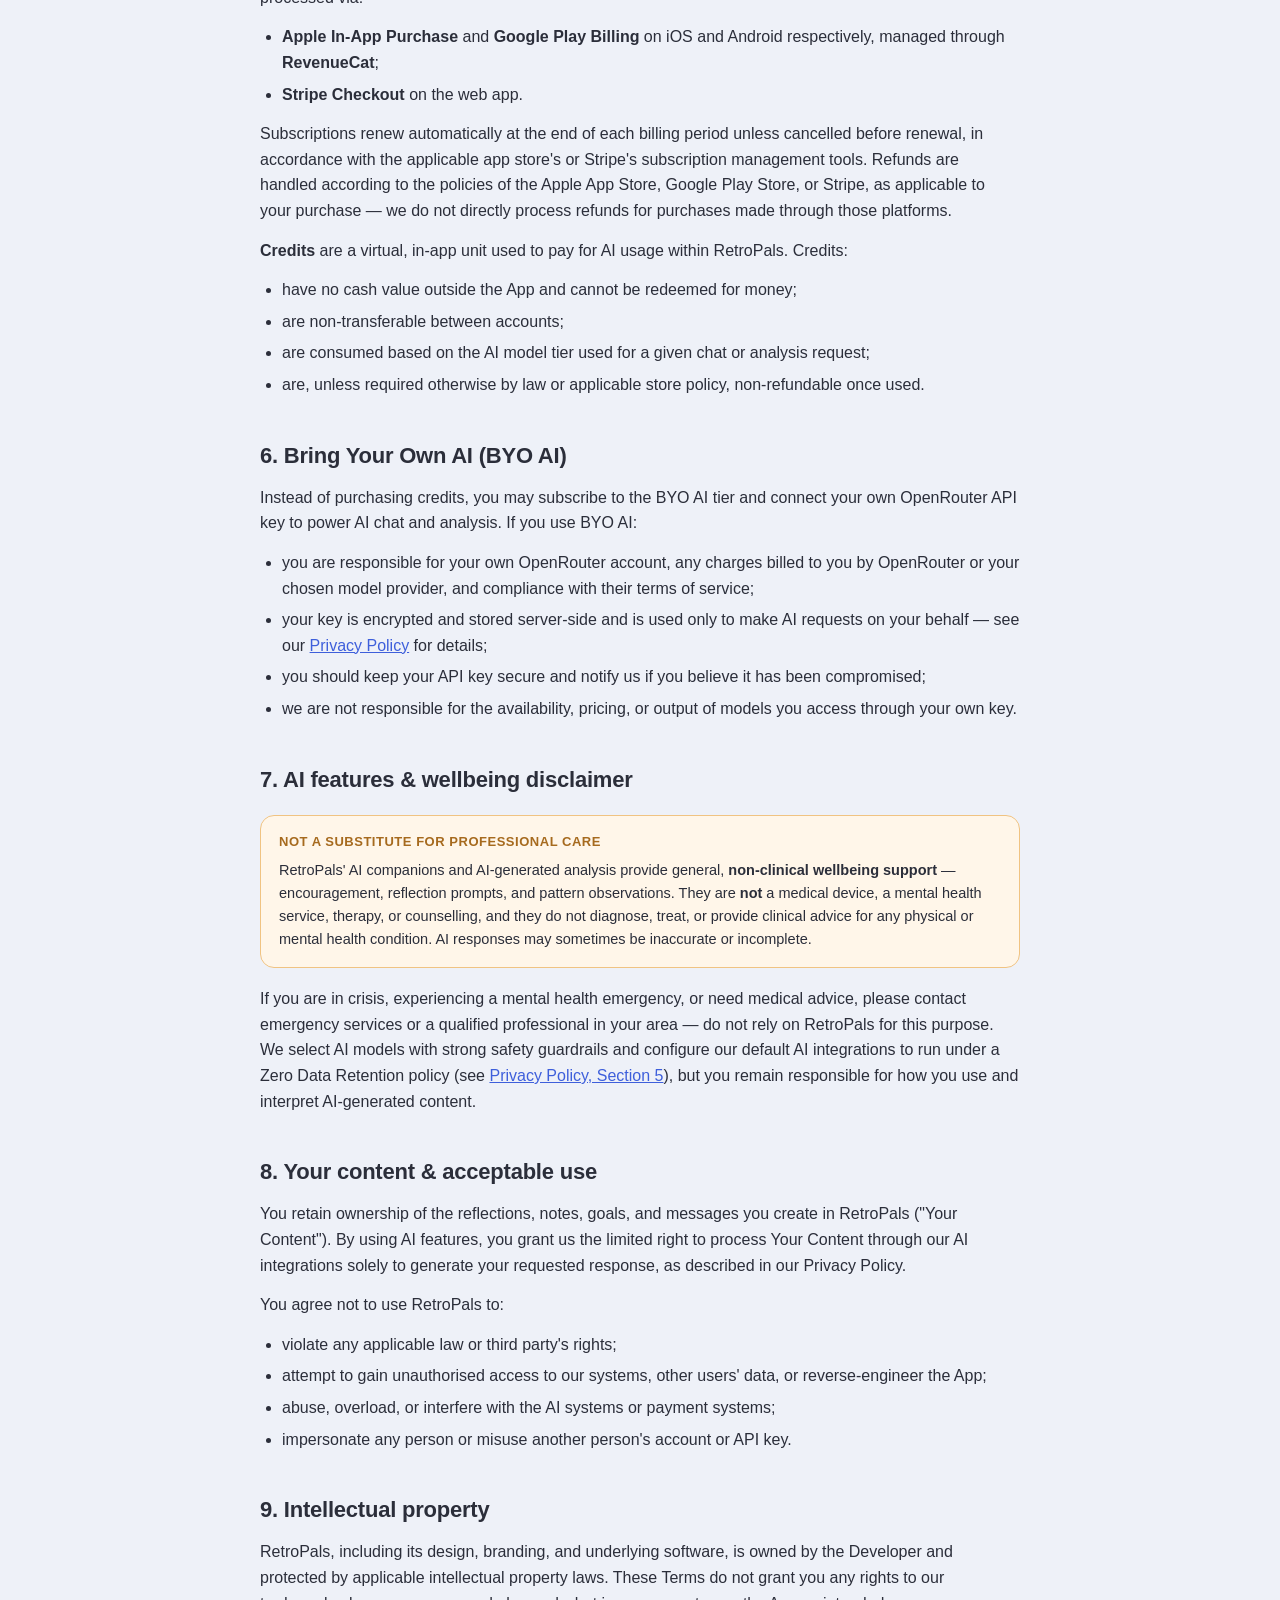
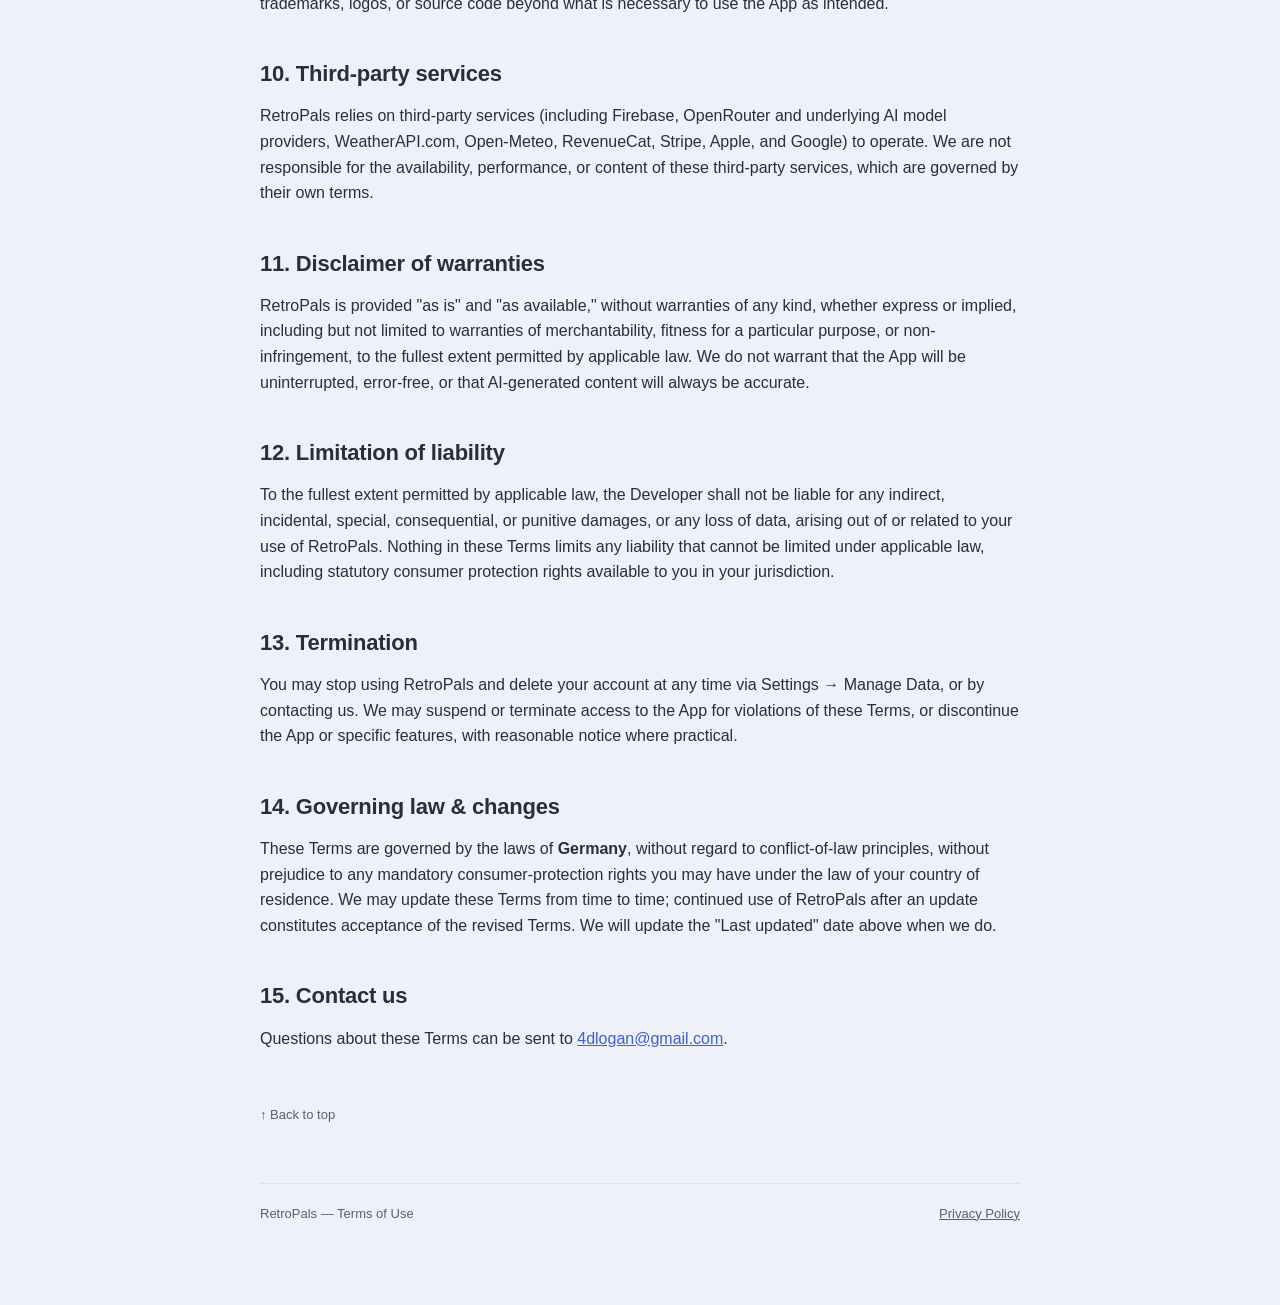
<file: terms-and-conditions.html>
<!doctype html>
<html lang="en">
<head>
<meta charset="UTF-8">
<meta name="viewport" content="width=device-width, initial-scale=1.0">
<title>Terms of Use — RetroPals</title>
<meta name="description" content="Terms of Use for the RetroPals wellbeing reflection app.">
<link rel="stylesheet" href="css/style.css">
</head>
<body>

<nav class="site-nav">
  <div class="site-nav-inner">
    <a class="brand" href="privacy-policy.html"><span class="brand-mark"></span>RetroPals Legal</a>
    <a class="doc-link" href="privacy-policy.html">Privacy Policy</a>
    <a class="doc-link active" href="terms-and-conditions.html">Terms of Use</a>
    <a class="doc-link" href="delete-account/">Delete Account</a>
    <a class="doc-link" href="delete-data/">Delete Data</a>
  </div>
</nav>

<main class="page">

  <header class="doc-header">
    <p class="doc-kicker">Legal Document</p>
    <h1>Terms of Use</h1>
    <div class="doc-meta">
      <span><strong>Applies to:</strong> RetroPals (iOS, Android, Web)</span>
      <span><strong>Last updated:</strong> 16 August 2026</span>
      <span><strong>Contact:</strong> <a href="mailto:4dlogan@gmail.com">4dlogan@gmail.com</a></span>
    </div>
  </header>

  <p>These Terms of Use ("Terms") govern your access to and use of RetroPals, a personal wellbeing reflection
  and goal-setting app (the "App"), provided by the developer identified in Section 14 ("we", "us", "the
  Developer"). By creating an account, using RetroPals as a guest, or otherwise using the App, you agree to
  these Terms. If you do not agree, please do not use RetroPals.</p>

  <nav class="toc" aria-label="Table of contents">
    <h2>Contents</h2>
    <ol>
      <li><a href="#acceptance">1. Acceptance of these Terms</a></li>
      <li><a href="#the-service">2. Description of the service</a></li>
      <li><a href="#eligibility">3. Eligibility</a></li>
      <li><a href="#accounts">4. Accounts</a></li>
      <li><a href="#payments">5. Subscriptions, credits &amp; payments</a></li>
      <li><a href="#byo-ai">6. Bring Your Own AI (BYO AI)</a></li>
      <li><a href="#ai-disclaimer">7. AI features &amp; wellbeing disclaimer</a></li>
      <li><a href="#conduct">8. Your content &amp; acceptable use</a></li>
      <li><a href="#ip">9. Intellectual property</a></li>
      <li><a href="#third-party">10. Third-party services</a></li>
      <li><a href="#warranties">11. Disclaimer of warranties</a></li>
      <li><a href="#liability">12. Limitation of liability</a></li>
      <li><a href="#termination">13. Termination</a></li>
      <li><a href="#governing-law">14. Governing law &amp; changes</a></li>
      <li><a href="#contact">15. Contact us</a></li>
    </ol>
  </nav>

  <h2 id="acceptance">1. Acceptance of these Terms</h2>
  <p>By using RetroPals you confirm that you can form a binding contract with us, that you accept these Terms,
  and that you agree to comply with them. These Terms apply together with our
  <a href="privacy-policy.html">Privacy Policy</a>.</p>

  <h2 id="the-service">2. Description of the service</h2>
  <p>RetroPals lets you complete structured weekly wellbeing reflections, chat with customisable AI companions,
  set goals and track challenges, and review your trends through analytics. Some features (AI chat/analysis,
  weather, automatic health sync) are optional and can be turned on or off in Settings. Feature availability
  may vary slightly by platform (iOS, Android, Web), as described in-app.</p>

  <h2 id="eligibility">3. Eligibility</h2>
  <p>You must be at least <strong>16 years old</strong> to create an account or use RetroPals. By using the
  App, you represent that you meet this requirement. RetroPals is not directed at children under 16, and we
  do not knowingly allow their use of the App.</p>

  <h2 id="accounts">4. Accounts</h2>
  <ul>
    <li>You may use RetroPals as a <strong>guest</strong> (anonymous account) without signing in, or create a
    full account via Google or Apple Sign-In.</li>
    <li>You are responsible for maintaining the confidentiality of your sign-in credentials and for all
    activity under your account.</li>
    <li>Guest accounts store data locally on-device only, and may be lost if the App is uninstalled or the
    device data is cleared, unless upgraded to a full account.</li>
    <li>You may link or unlink Google/Apple sign-in providers from Settings → Account.</li>
  </ul>

  <h2 id="payments">5. Subscriptions, credits &amp; payments</h2>
  <p>RetroPals offers a free tier with limited monthly AI credits, and paid plans (Premium, Premium+) with
  more monthly credits, plus a separate <strong>Bring Your Own AI (BYO AI)</strong> tier described in Section
  6. Payments are processed via:</p>
  <ul>
    <li><strong>Apple In-App Purchase</strong> and <strong>Google Play Billing</strong> on iOS and Android
    respectively, managed through <strong>RevenueCat</strong>;</li>
    <li><strong>Stripe Checkout</strong> on the web app.</li>
  </ul>
  <p>Subscriptions renew automatically at the end of each billing period unless cancelled before renewal, in
  accordance with the applicable app store's or Stripe's subscription management tools. Refunds are handled
  according to the policies of the Apple App Store, Google Play Store, or Stripe, as applicable to your
  purchase — we do not directly process refunds for purchases made through those platforms.</p>
  <p><strong>Credits</strong> are a virtual, in-app unit used to pay for AI usage within RetroPals. Credits:</p>
  <ul>
    <li>have no cash value outside the App and cannot be redeemed for money;</li>
    <li>are non-transferable between accounts;</li>
    <li>are consumed based on the AI model tier used for a given chat or analysis request;</li>
    <li>are, unless required otherwise by law or applicable store policy, non-refundable once used.</li>
  </ul>

  <h2 id="byo-ai">6. Bring Your Own AI (BYO AI)</h2>
  <p>Instead of purchasing credits, you may subscribe to the BYO AI tier and connect your own OpenRouter API
  key to power AI chat and analysis. If you use BYO AI:</p>
  <ul>
    <li>you are responsible for your own OpenRouter account, any charges billed to you by OpenRouter or your
    chosen model provider, and compliance with their terms of service;</li>
    <li>your key is encrypted and stored server-side and is used only to make AI requests on your behalf — see
    our <a href="privacy-policy.html#ai-zdr">Privacy Policy</a> for details;</li>
    <li>you should keep your API key secure and notify us if you believe it has been compromised;</li>
    <li>we are not responsible for the availability, pricing, or output of models you access through your own
    key.</li>
  </ul>

  <h2 id="ai-disclaimer">7. AI features &amp; wellbeing disclaimer</h2>
  <div class="callout warn">
    <span class="callout-title">Not a substitute for professional care</span>
    <p>RetroPals' AI companions and AI-generated analysis provide general, <strong>non-clinical wellbeing
    support</strong> — encouragement, reflection prompts, and pattern observations. They are <strong>not</strong>
    a medical device, a mental health service, therapy, or counselling, and they do not diagnose, treat, or
    provide clinical advice for any physical or mental health condition. AI responses may sometimes be
    inaccurate or incomplete.</p>
  </div>
  <p>If you are in crisis, experiencing a mental health emergency, or need medical advice, please contact
  emergency services or a qualified professional in your area — do not rely on RetroPals for this purpose. We
  select AI models with strong safety guardrails and configure our default AI integrations to run under a
  Zero Data Retention policy (see <a href="privacy-policy.html#ai-zdr">Privacy Policy, Section 5</a>), but you
  remain responsible for how you use and interpret AI-generated content.</p>

  <h2 id="conduct">8. Your content &amp; acceptable use</h2>
  <p>You retain ownership of the reflections, notes, goals, and messages you create in RetroPals ("Your
  Content"). By using AI features, you grant us the limited right to process Your Content through our AI
  integrations solely to generate your requested response, as described in our Privacy Policy.</p>
  <p>You agree not to use RetroPals to:</p>
  <ul>
    <li>violate any applicable law or third party's rights;</li>
    <li>attempt to gain unauthorised access to our systems, other users' data, or reverse-engineer the App;</li>
    <li>abuse, overload, or interfere with the AI systems or payment systems;</li>
    <li>impersonate any person or misuse another person's account or API key.</li>
  </ul>

  <h2 id="ip">9. Intellectual property</h2>
  <p>RetroPals, including its design, branding, and underlying software, is owned by the Developer and
  protected by applicable intellectual property laws. These Terms do not grant you any rights to our
  trademarks, logos, or source code beyond what is necessary to use the App as intended.</p>

  <h2 id="third-party">10. Third-party services</h2>
  <p>RetroPals relies on third-party services (including Firebase, OpenRouter and underlying AI model
  providers, WeatherAPI.com, Open-Meteo, RevenueCat, Stripe, Apple, and Google) to operate. We are not
  responsible for the availability, performance, or content of these third-party services, which are governed
  by their own terms.</p>

  <h2 id="warranties">11. Disclaimer of warranties</h2>
  <p>RetroPals is provided "as is" and "as available," without warranties of any kind, whether express or
  implied, including but not limited to warranties of merchantability, fitness for a particular purpose, or
  non-infringement, to the fullest extent permitted by applicable law. We do not warrant that the App will be
  uninterrupted, error-free, or that AI-generated content will always be accurate.</p>

  <h2 id="liability">12. Limitation of liability</h2>
  <p>To the fullest extent permitted by applicable law, the Developer shall not be liable for any indirect,
  incidental, special, consequential, or punitive damages, or any loss of data, arising out of or related to
  your use of RetroPals. Nothing in these Terms limits any liability that cannot be limited under applicable
  law, including statutory consumer protection rights available to you in your jurisdiction.</p>

  <h2 id="termination">13. Termination</h2>
  <p>You may stop using RetroPals and delete your account at any time via Settings → Manage Data, or by
  contacting us. We may suspend or terminate access to the App for violations of these Terms, or discontinue
  the App or specific features, with reasonable notice where practical.</p>

  <h2 id="governing-law">14. Governing law &amp; changes</h2>
  <p>These Terms are governed by the laws of <strong>Germany</strong>, without regard to conflict-of-law
  principles, without prejudice to any mandatory consumer-protection rights you may have under the law of
  your country of residence. We may update these Terms from time to time; continued use of RetroPals after an
  update constitutes acceptance of the revised Terms. We will update the "Last updated" date above when we
  do.</p>

  <h2 id="contact">15. Contact us</h2>
  <p>Questions about these Terms can be sent to <a href="mailto:4dlogan@gmail.com">4dlogan@gmail.com</a>.</p>

  <a class="back-to-top" href="#top">↑ Back to top</a>

  <footer class="doc-footer">
    <span>RetroPals — Terms of Use</span>
    <span><a href="privacy-policy.html">Privacy Policy</a></span>
  </footer>

</main>
</body>
</html>
</file>
<file: css/style.css>
/* RetroPals — shared stylesheet for legal & research documents */

:root {
  --bg: #EEF1F8;
  --surface: #FFFFFF;
  --surface-alt: #F4F6FD;
  --text: #2B2E3A;
  --text-muted: #5B5F72;
  --primary: #5E82FF;
  --primary-dark: #3E5FDB;
  --border: #DCE1F0;
  --radius: 14px;
  --accent-bg: #E5EBFC;
  --note-bg: #EEF6EF;
  --note-border: #9FD3A8;
  --warn-bg: #FFF6E9;
  --warn-border: #F0C382;
  --shadow: 0 1px 2px rgba(30, 41, 80, 0.04), 0 8px 24px rgba(30, 41, 80, 0.06);
}

@media (prefers-color-scheme: dark) {
  :root {
    --bg: #10131A;
    --surface: #171B24;
    --surface-alt: #1B2029;
    --text: #D6DEF5;
    --text-muted: #9AA3C0;
    --primary: #8DA0FA;
    --primary-dark: #B7C4FD;
    --border: #2B3040;
    --accent-bg: #1C2135;
    --note-bg: #17241C;
    --note-border: #3B6B45;
    --warn-bg: #251F14;
    --warn-border: #6B5527;
    --shadow: 0 1px 2px rgba(0, 0, 0, 0.3), 0 8px 24px rgba(0, 0, 0, 0.35);
  }
}

* { box-sizing: border-box; }

html { scroll-behavior: smooth; }

body {
  margin: 0;
  background: var(--bg);
  color: var(--text);
  font-family: -apple-system, BlinkMacSystemFont, "Segoe UI", Inter, Roboto, Helvetica, Arial, sans-serif;
  line-height: 1.6;
  font-size: 16px;
  -webkit-font-smoothing: antialiased;
}

.page {
  max-width: 800px;
  margin: 0 auto;
  padding: 0 20px 80px;
}

/* Top nav */
.site-nav {
  background: var(--surface);
  border-bottom: 1px solid var(--border);
  margin-bottom: 32px;
}

.site-nav-inner {
  max-width: 800px;
  margin: 0 auto;
  padding: 16px 20px;
  display: flex;
  flex-wrap: wrap;
  align-items: center;
  gap: 8px 20px;
}

.brand {
  font-weight: 700;
  font-size: 17px;
  color: var(--text);
  text-decoration: none;
  margin-right: auto;
  display: flex;
  align-items: center;
  gap: 8px;
}

.brand-mark {
  width: 22px;
  height: 22px;
  border-radius: 7px;
  background: linear-gradient(135deg, var(--primary), var(--primary-dark));
  display: inline-block;
  flex-shrink: 0;
}

.site-nav a.doc-link {
  font-size: 14px;
  color: var(--text-muted);
  text-decoration: none;
  padding: 6px 10px;
  border-radius: 8px;
}

.site-nav a.doc-link:hover {
  background: var(--accent-bg);
  color: var(--text);
}

.site-nav a.doc-link.active {
  color: var(--primary-dark);
  background: var(--accent-bg);
  font-weight: 600;
}

/* Header */
.doc-header {
  padding: 8px 0 24px;
  border-bottom: 1px solid var(--border);
  margin-bottom: 28px;
}

.doc-kicker {
  text-transform: uppercase;
  letter-spacing: 0.06em;
  font-size: 12px;
  font-weight: 700;
  color: var(--primary-dark);
  margin: 0 0 10px;
}

.doc-header h1 {
  margin: 0 0 12px;
  font-size: 32px;
  line-height: 1.2;
  letter-spacing: -0.01em;
}

.doc-meta {
  color: var(--text-muted);
  font-size: 14px;
  display: flex;
  flex-wrap: wrap;
  gap: 6px 16px;
}

.doc-meta strong { color: var(--text); }

/* Typography */
h2 {
  font-size: 22px;
  margin: 40px 0 12px;
  scroll-margin-top: 90px;
  letter-spacing: -0.01em;
}

h3 {
  font-size: 17px;
  margin: 24px 0 10px;
  scroll-margin-top: 90px;
}

p { margin: 0 0 14px; }

ul, ol { margin: 0 0 14px; padding-left: 22px; }
li { margin-bottom: 6px; }

a { color: var(--primary-dark); }

strong { color: var(--text); }

/* Table of contents */
.toc {
  background: var(--surface);
  border: 1px solid var(--border);
  border-radius: var(--radius);
  padding: 18px 22px;
  margin-bottom: 32px;
  box-shadow: var(--shadow);
}

.toc h2 {
  margin: 0 0 10px;
  font-size: 14px;
  text-transform: uppercase;
  letter-spacing: 0.06em;
  color: var(--text-muted);
}

.toc ol {
  columns: 2;
  column-gap: 24px;
  margin: 0;
  padding-left: 20px;
  font-size: 14px;
}

.toc li { margin-bottom: 6px; break-inside: avoid; }
.toc a { text-decoration: none; color: var(--text); }
.toc a:hover { color: var(--primary-dark); }

/* Callouts */
.callout {
  border-radius: var(--radius);
  padding: 16px 18px;
  margin: 18px 0;
  border: 1px solid var(--border);
  background: var(--surface-alt);
  font-size: 14.5px;
}

.callout p:last-child { margin-bottom: 0; }

.callout-title {
  font-weight: 700;
  font-size: 13px;
  text-transform: uppercase;
  letter-spacing: 0.04em;
  margin-bottom: 6px;
  display: block;
}

.callout.info { background: var(--accent-bg); border-color: var(--border); }
.callout.info .callout-title { color: var(--primary-dark); }

.callout.note { background: var(--note-bg); border-color: var(--note-border); }
.callout.note .callout-title { color: #2E7D3E; }

.callout.warn { background: var(--warn-bg); border-color: var(--warn-border); }
.callout.warn .callout-title { color: #A66A1E; }

/* Tables */
.table-wrap {
  overflow-x: auto;
  margin: 16px 0 22px;
  border: 1px solid var(--border);
  border-radius: var(--radius);
}

table {
  width: 100%;
  border-collapse: collapse;
  font-size: 14px;
  min-width: 480px;
  background: var(--surface);
}

th, td {
  text-align: left;
  padding: 10px 14px;
  border-bottom: 1px solid var(--border);
  vertical-align: top;
}

th {
  background: var(--surface-alt);
  font-size: 12.5px;
  text-transform: uppercase;
  letter-spacing: 0.03em;
  color: var(--text-muted);
}

tr:last-child td { border-bottom: none; }

/* Section card for signature / acknowledgment blocks */
.card {
  background: var(--surface);
  border: 1px solid var(--border);
  border-radius: var(--radius);
  padding: 20px 22px;
  box-shadow: var(--shadow);
  margin: 20px 0;
}

/* Footer */
.doc-footer {
  margin-top: 56px;
  padding-top: 20px;
  border-top: 1px solid var(--border);
  color: var(--text-muted);
  font-size: 13px;
  display: flex;
  flex-wrap: wrap;
  justify-content: space-between;
  gap: 10px;
}

.doc-footer a { color: var(--text-muted); }

.back-to-top {
  display: inline-block;
  margin-top: 40px;
  font-size: 13px;
  text-decoration: none;
  color: var(--text-muted);
}

@media (max-width: 560px) {
  .doc-header h1 { font-size: 26px; }
  .toc ol { columns: 1; }
}
</file>
